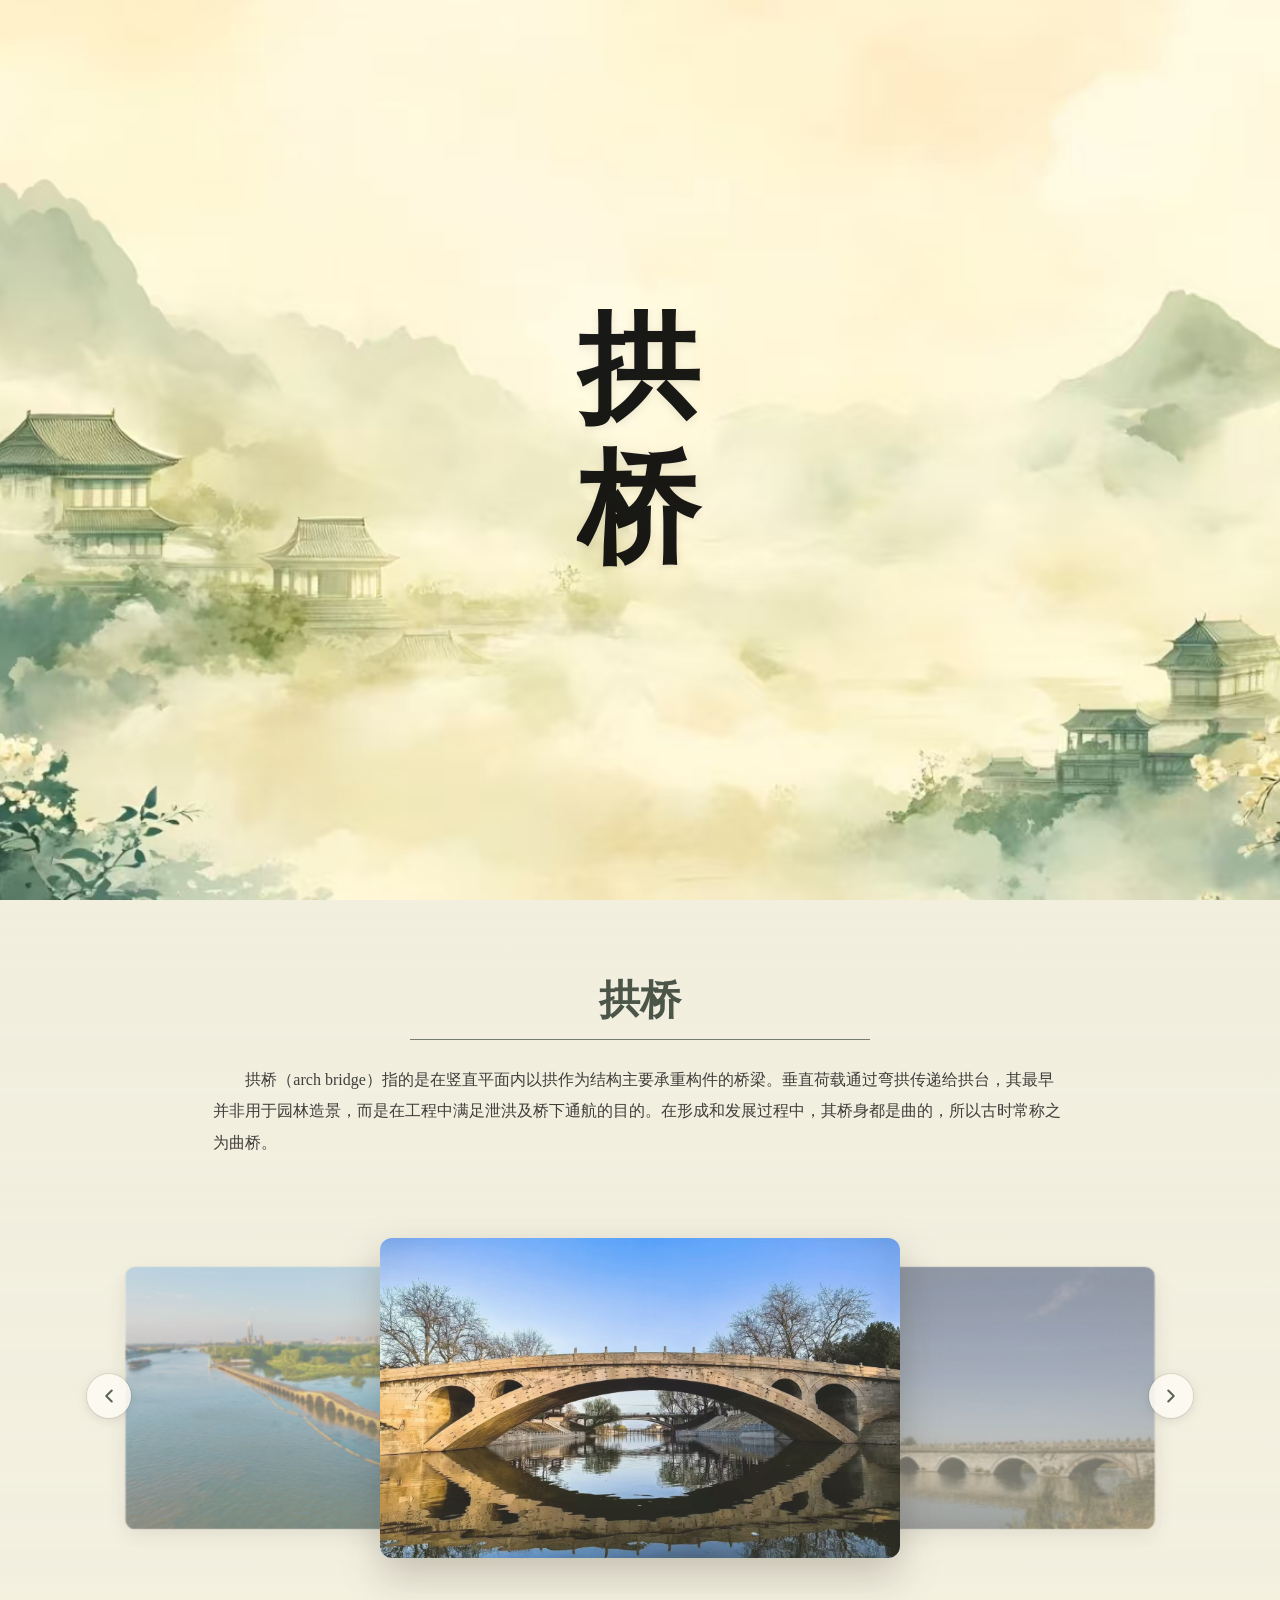
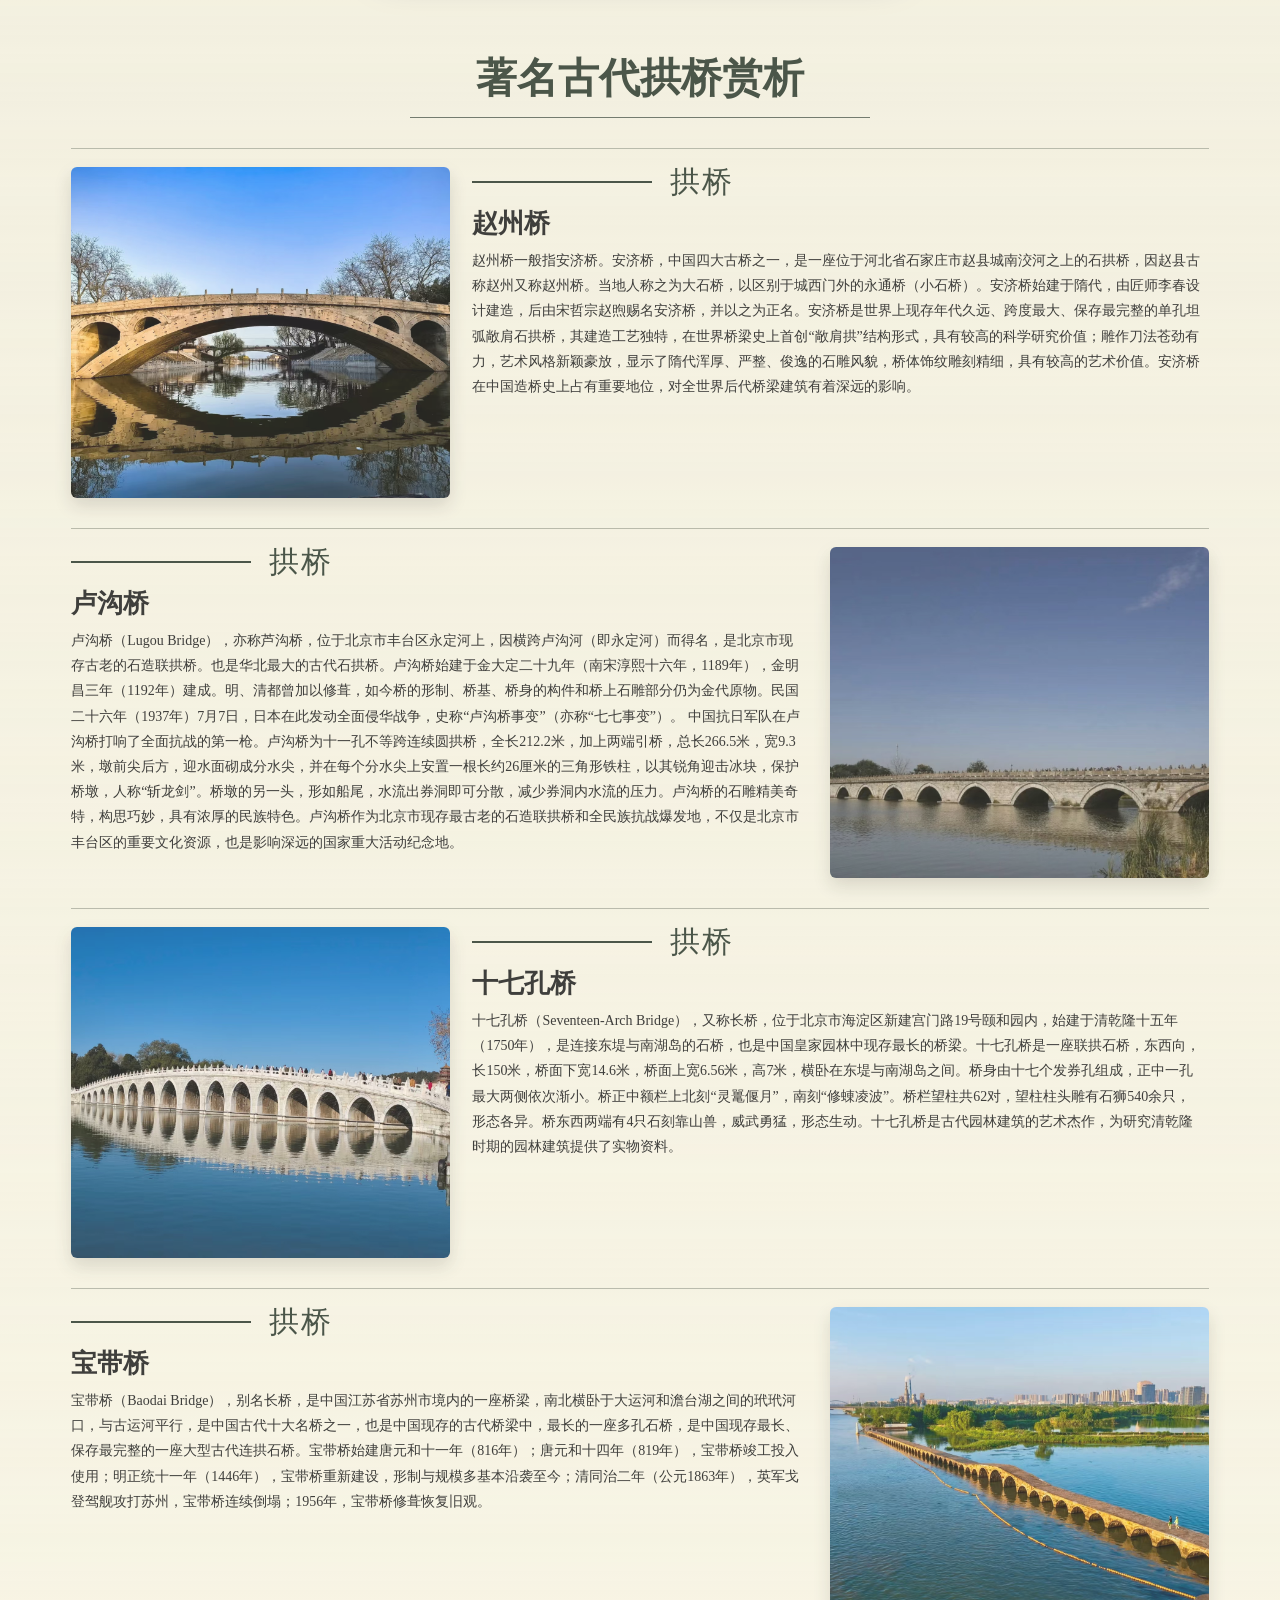
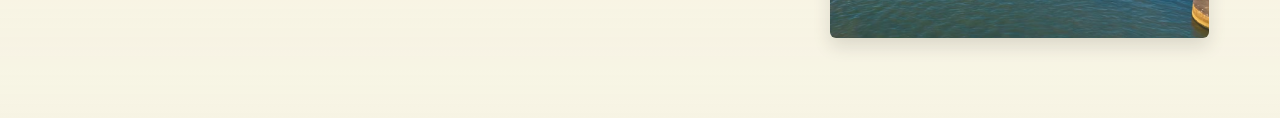
<file: bridge-platform/code/archbridge/index.html>
<!doctype html>
<html lang="zh-CN">

<head>
  <meta charset="UTF-8" />
  <meta name="viewport" content="width=device-width, initial-scale=1.0" />
  <title>中国古桥可视化交互平台 - 拱桥</title>
  <link rel="stylesheet" href="./archbridge.css" />
  <link rel="stylesheet" href="../common/bridge-carousel.css" />
</head>

<body>
  <main class="archbridge-page">
    <div class="archbridge-title-wrap" id="bridge-title" aria-hidden="true">
      <span class="char c1">拱</span>
      <span class="char c2">桥</span>
    </div>

    <section class="fog-panel" id="fog-panel" aria-label="拱桥内容覆盖面板">
      <div class="fog-panel-inner">
        <section class="arch-section arch-definition" aria-labelledby="arch-def-title">
          <h2 id="arch-def-title" class="arch-section-title">拱桥</h2>
          <div class="arch-section-divider" aria-hidden="true"></div>
          <p class="arch-section-text">
            拱桥（arch
            bridge）指的是在竖直平面内以拱作为结构主要承重构件的桥梁。垂直荷载通过弯拱传递给拱台，其最早并非用于园林造景，而是在工程中满足泄洪及桥下通航的目的。在形成和发展过程中，其桥身都是曲的，所以古时常称之为曲桥。
          </p>
        </section>

        <section class="arch-section bridge-carousel-section" aria-label="拱桥赏析图集轮播">
          <div
            class="bridge-carousel"
            data-bridge-carousel
            data-images='[["../../img/赵州桥.jpg","赵州桥"],["../../img/卢沟桥.jpg","卢沟桥"],["../../img/十七孔桥.jpg","十七孔桥"],["../../img/宝带桥.jpg","宝带桥"]]'
          >
            <button type="button" class="bridge-carousel-btn bridge-carousel-btn-prev" aria-label="上一张">
              <svg width="22" height="22" viewBox="0 0 24 24" fill="none" xmlns="http://www.w3.org/2000/svg" aria-hidden="true">
                <path d="M15 6l-6 6 6 6" stroke="currentColor" stroke-width="2.2" stroke-linecap="round" stroke-linejoin="round" />
              </svg>
            </button>
            <button type="button" class="bridge-carousel-btn bridge-carousel-btn-next" aria-label="下一张">
              <svg width="22" height="22" viewBox="0 0 24 24" fill="none" xmlns="http://www.w3.org/2000/svg" aria-hidden="true">
                <path d="M9 6l6 6-6 6" stroke="currentColor" stroke-width="2.2" stroke-linecap="round" stroke-linejoin="round" />
              </svg>
            </button>
            <div class="bridge-carousel-viewport">
              <div class="bridge-carousel-track">
                <figure class="bridge-carousel-slide is-prev"><img src="" alt="" decoding="async" /></figure>
                <figure class="bridge-carousel-slide is-active"><img src="" alt="" decoding="async" /></figure>
                <figure class="bridge-carousel-slide is-next"><img src="" alt="" decoding="async" /></figure>
              </div>
            </div>
          </div>
        </section>

        <section class="arch-section arch-famous" aria-labelledby="arch-famous-title">
          <h2 id="arch-famous-title" class="arch-section-title">著名古代拱桥赏析</h2>
          <div class="arch-section-divider" aria-hidden="true"></div>

          <article class="famous-item is-image-left">
            <figure class="famous-item-media">
              <img src="../../img/赵州桥.jpg" alt="赵州桥" loading="lazy" />
            </figure>
            <div class="famous-item-content">
              <div class="famous-item-headline" aria-hidden="true">
                <span class="line"></span>
                <span class="word">拱桥</span>
              </div>
              <h3 class="famous-item-title">赵州桥</h3>
              <p class="famous-item-text">
                赵州桥一般指安济桥。安济桥，中国四大古桥之一，是一座位于河北省石家庄市赵县城南洨河之上的石拱桥，因赵县古称赵州又称赵州桥。当地人称之为大石桥，以区别于城西门外的永通桥（小石桥）。安济桥始建于隋代，由匠师李春设计建造，后由宋哲宗赵煦赐名安济桥，并以之为正名。安济桥是世界上现存年代久远、跨度最大、保存最完整的单孔坦弧敞肩石拱桥，其建造工艺独特，在世界桥梁史上首创“敞肩拱”结构形式，具有较高的科学研究价值；雕作刀法苍劲有力，艺术风格新颖豪放，显示了隋代浑厚、严整、俊逸的石雕风貌，桥体饰纹雕刻精细，具有较高的艺术价值。安济桥在中国造桥史上占有重要地位，对全世界后代桥梁建筑有着深远的影响。
              </p>
            </div>
          </article>

          <article class="famous-item is-image-right">
            <figure class="famous-item-media">
              <img src="../../img/卢沟桥.jpg" alt="卢沟桥" loading="lazy" />
            </figure>
            <div class="famous-item-content">
              <div class="famous-item-headline" aria-hidden="true">
                <span class="line"></span>
                <span class="word">拱桥</span>
              </div>
              <h3 class="famous-item-title">卢沟桥</h3>
              <p class="famous-item-text">
                卢沟桥（Lugou
                Bridge），亦称芦沟桥，位于北京市丰台区永定河上，因横跨卢沟河（即永定河）而得名，是北京市现存古老的石造联拱桥。也是华北最大的古代石拱桥。卢沟桥始建于金大定二十九年（南宋淳熙十六年，1189年），金明昌三年（1192年）建成。明、清都曾加以修葺，如今桥的形制、桥基、桥身的构件和桥上石雕部分仍为金代原物。民国二十六年（1937年）7月7日，日本在此发动全面侵华战争，史称“卢沟桥事变”（亦称“七七事变”）。
                中国抗日军队在卢沟桥打响了全面抗战的第一枪。卢沟桥为十一孔不等跨连续圆拱桥，全长212.2米，加上两端引桥，总长266.5米，宽9.3米，墩前尖后方，迎水面砌成分水尖，并在每个分水尖上安置一根长约26厘米的三角形铁柱，以其锐角迎击冰块，保护桥墩，人称“斩龙剑”。桥墩的另一头，形如船尾，水流出券洞即可分散，减少券洞内水流的压力。卢沟桥的石雕精美奇特，构思巧妙，具有浓厚的民族特色。卢沟桥作为北京市现存最古老的石造联拱桥和全民族抗战爆发地，不仅是北京市丰台区的重要文化资源，也是影响深远的国家重大活动纪念地。
              </p>
            </div>
          </article>

          <article class="famous-item is-image-left">
            <figure class="famous-item-media">
              <img src="../../img/十七孔桥.jpg" alt="十七孔桥" loading="lazy" />
            </figure>
            <div class="famous-item-content">
              <div class="famous-item-headline" aria-hidden="true">
                <span class="line"></span>
                <span class="word">拱桥</span>
              </div>
              <h3 class="famous-item-title">十七孔桥</h3>
              <p class="famous-item-text">
                十七孔桥（Seventeen-Arch
                Bridge），又称长桥，位于北京市海淀区新建宫门路19号颐和园内，始建于清乾隆十五年（1750年），是连接东堤与南湖岛的石桥，也是中国皇家园林中现存最长的桥梁。十七孔桥是一座联拱石桥，东西向，长150米，桥面下宽14.6米，桥面上宽6.56米，高7米，横卧在东堤与南湖岛之间。桥身由十七个发券孔组成，正中一孔最大两侧依次渐小。桥正中额栏上北刻“灵鼍偃月”，南刻“修蝀凌波”。桥栏望柱共62对，望柱柱头雕有石狮540余只，形态各异。桥东西两端有4只石刻靠山兽，威武勇猛，形态生动。十七孔桥是古代园林建筑的艺术杰作，为研究清乾隆时期的园林建筑提供了实物资料。
              </p>
            </div>
          </article>

          <article class="famous-item is-image-right">
            <figure class="famous-item-media">
              <img src="../../img/宝带桥.jpg" alt="宝带桥" loading="lazy" />
            </figure>
            <div class="famous-item-content">
              <div class="famous-item-headline" aria-hidden="true">
                <span class="line"></span>
                <span class="word">拱桥</span>
              </div>
              <h3 class="famous-item-title">宝带桥</h3>
              <p class="famous-item-text">
                宝带桥（Baodai
                Bridge），别名长桥，是中国江苏省苏州市境内的一座桥梁，南北横卧于大运河和澹台湖之间的玳玳河口，与古运河平行，是中国古代十大名桥之一，也是中国现存的古代桥梁中，最长的一座多孔石桥，是中国现存最长、保存最完整的一座大型古代连拱石桥。宝带桥始建唐元和十一年（816年）；唐元和十四年（819年），宝带桥竣工投入使用；明正统十一年（1446年），宝带桥重新建设，形制与规模多基本沿袭至今；清同治二年（公元1863年），英军戈登驾舰攻打苏州，宝带桥连续倒塌；1956年，宝带桥修葺恢复旧观。
              </p>
            </div>
          </article>
        </section>
      </div>
    </section>
  </main>

  <script src="../common/bridge-carousel.js"></script>
  <script src="./archbridge.js"></script>
</body>

</html>
</file>
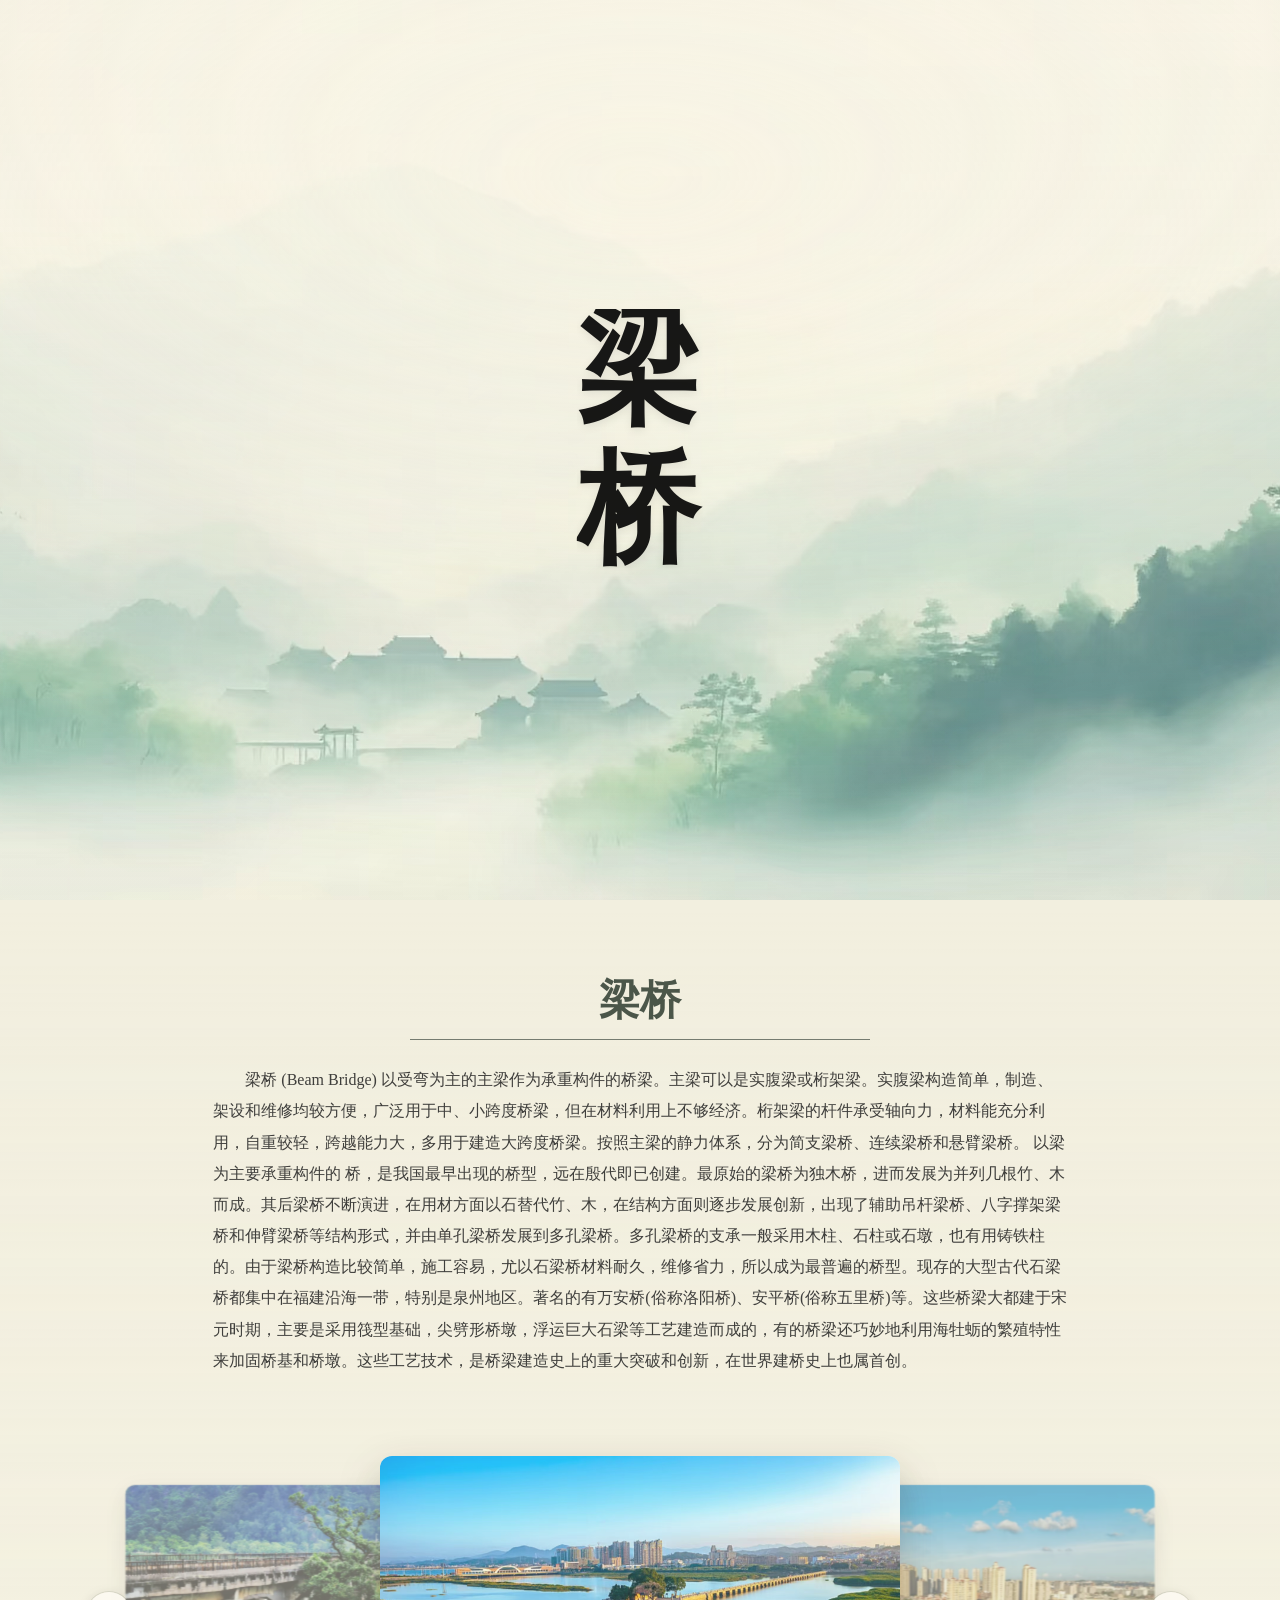
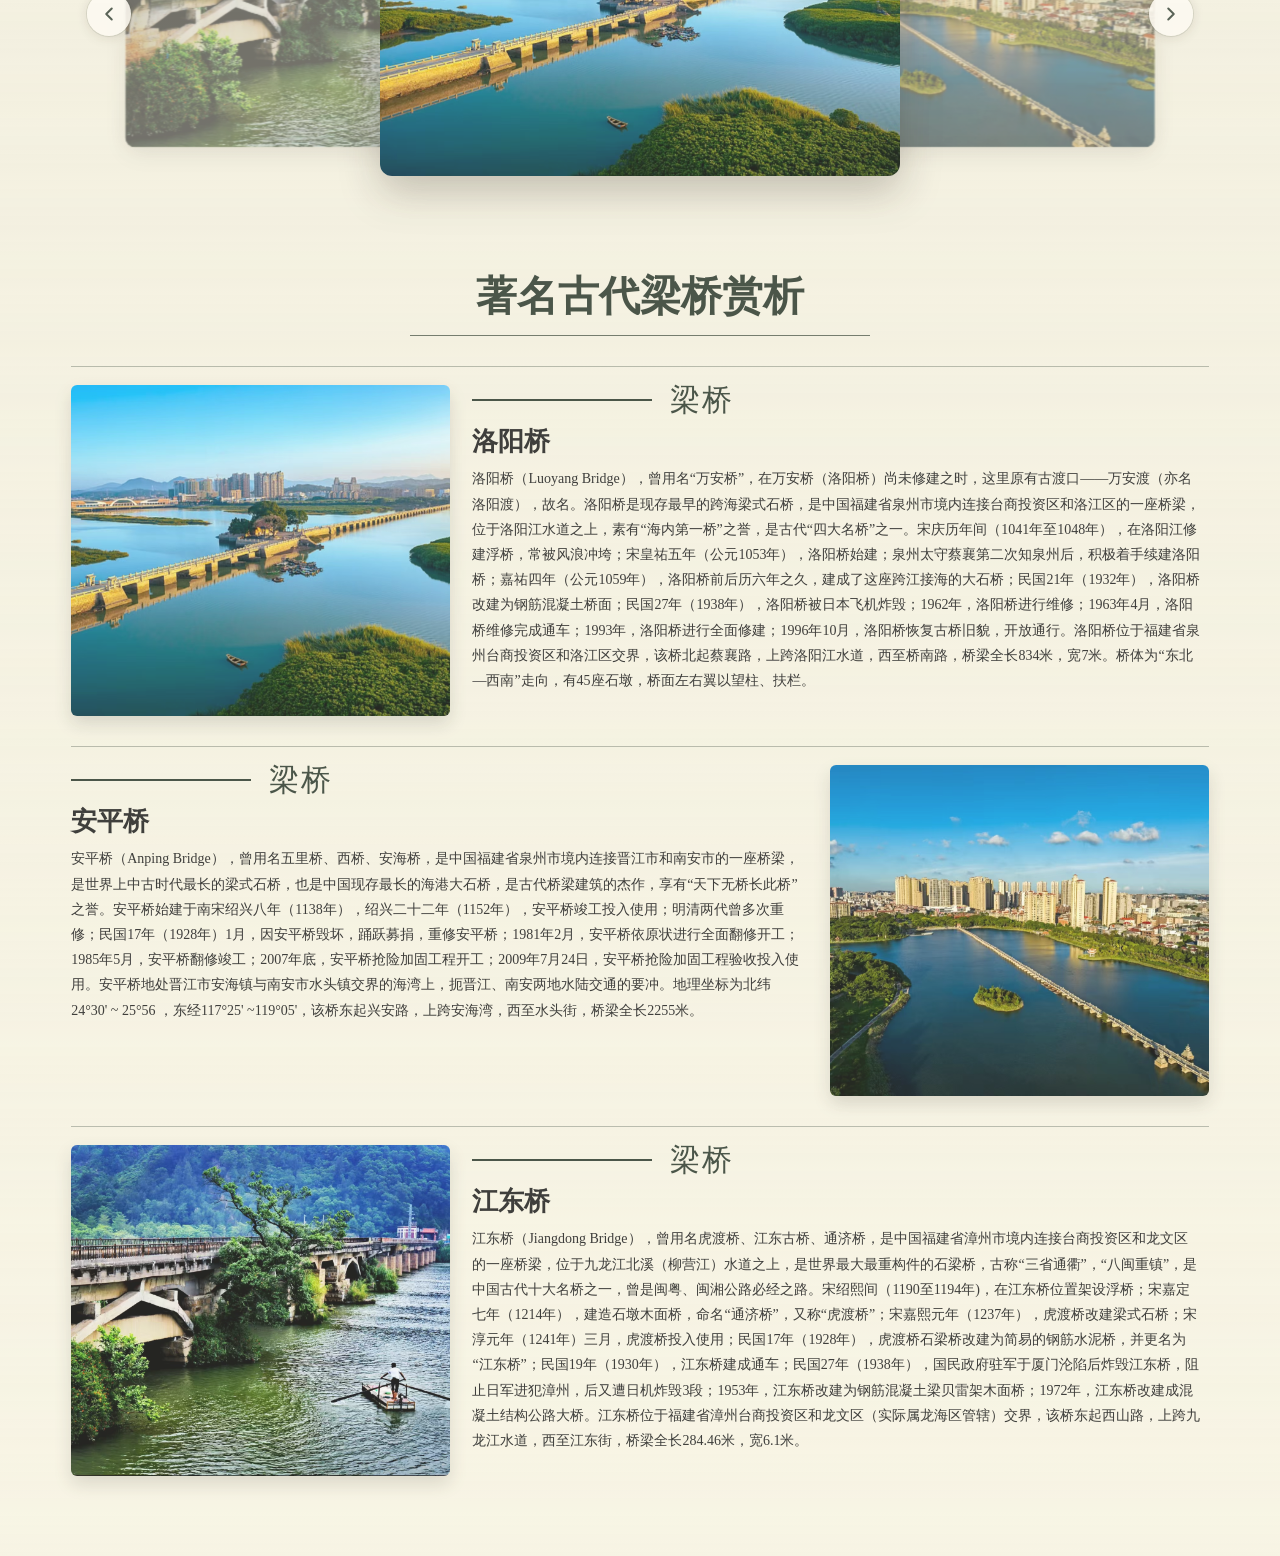
<file: bridge-platform/code/beambridge/index.html>
<!doctype html>
<html lang="zh-CN">

<head>
  <meta charset="UTF-8" />
  <meta name="viewport" content="width=device-width, initial-scale=1.0" />
  <title>中国古桥可视化交互平台 - 梁桥</title>
  <link rel="stylesheet" href="./beambridge.css" />
  <link rel="stylesheet" href="../common/bridge-carousel.css" />
</head>

<body>
  <main class="beambridge-page">
    <div class="beambridge-title-wrap" id="bridge-title" aria-hidden="true">
      <span class="char c1">梁</span>
      <span class="char c2">桥</span>
    </div>

    <section class="fog-panel" id="fog-panel" aria-label="梁桥内容覆盖面板">
      <div class="fog-panel-inner">
        <section class="beam-section beam-definition" aria-labelledby="beam-def-title">
          <h2 id="beam-def-title" class="beam-section-title">梁桥</h2>
          <div class="beam-section-divider" aria-hidden="true"></div>
          <p class="beam-section-text">
            梁桥 (Beam Bridge)
            以受弯为主的主梁作为承重构件的桥梁。主梁可以是实腹梁或桁架梁。实腹梁构造简单，制造、架设和维修均较方便，广泛用于中、小跨度桥梁，但在材料利用上不够经济。桁架梁的杆件承受轴向力，材料能充分利用，自重较轻，跨越能力大，多用于建造大跨度桥梁。按照主梁的静力体系，分为简支梁桥、连续梁桥和悬臂梁桥。
            以梁为主要承重构件的
            桥，是我国最早出现的桥型，远在殷代即已创建。最原始的梁桥为独木桥，进而发展为并列几根竹、木而成。其后梁桥不断演进，在用材方面以石替代竹、木，在结构方面则逐步发展创新，出现了辅助吊杆梁桥、八字撑架梁桥和伸臂梁桥等结构形式，并由单孔梁桥发展到多孔梁桥。多孔梁桥的支承一般采用木柱、石柱或石墩，也有用铸铁柱的。由于梁桥构造比较简单，施工容易，尤以石梁桥材料耐久，维修省力，所以成为最普遍的桥型。现存的大型古代石梁桥都集中在福建沿海一带，特别是泉州地区。著名的有万安桥(俗称洛阳桥)、安平桥(俗称五里桥)等。这些桥梁大都建于宋元时期，主要是采用筏型基础，尖劈形桥墩，浮运巨大石梁等工艺建造而成的，有的桥梁还巧妙地利用海牡蛎的繁殖特性来加固桥基和桥墩。这些工艺技术，是桥梁建造史上的重大突破和创新，在世界建桥史上也属首创。

          </p>
        </section>

        <section class="beam-section bridge-carousel-section" aria-label="梁桥赏析图集轮播">
          <div
            class="bridge-carousel"
            data-bridge-carousel
            data-images='[["../../img/洛阳桥.jpg","洛阳桥"],["../../img/安平桥.jpg","安平桥"],["../../img/江东桥.jpg","江东桥"]]'
          >
            <button type="button" class="bridge-carousel-btn bridge-carousel-btn-prev" aria-label="上一张">
              <svg width="22" height="22" viewBox="0 0 24 24" fill="none" xmlns="http://www.w3.org/2000/svg" aria-hidden="true">
                <path d="M15 6l-6 6 6 6" stroke="currentColor" stroke-width="2.2" stroke-linecap="round" stroke-linejoin="round" />
              </svg>
            </button>
            <button type="button" class="bridge-carousel-btn bridge-carousel-btn-next" aria-label="下一张">
              <svg width="22" height="22" viewBox="0 0 24 24" fill="none" xmlns="http://www.w3.org/2000/svg" aria-hidden="true">
                <path d="M9 6l6 6-6 6" stroke="currentColor" stroke-width="2.2" stroke-linecap="round" stroke-linejoin="round" />
              </svg>
            </button>
            <div class="bridge-carousel-viewport">
              <div class="bridge-carousel-track">
                <figure class="bridge-carousel-slide is-prev"><img src="" alt="" decoding="async" /></figure>
                <figure class="bridge-carousel-slide is-active"><img src="" alt="" decoding="async" /></figure>
                <figure class="bridge-carousel-slide is-next"><img src="" alt="" decoding="async" /></figure>
              </div>
            </div>
          </div>
        </section>

        <section class="beam-section beam-famous" aria-labelledby="beam-famous-title">
          <h2 id="beam-famous-title" class="beam-section-title">著名古代梁桥赏析</h2>
          <div class="beam-section-divider" aria-hidden="true"></div>

          <article class="famous-item is-image-left">
            <figure class="famous-item-media">
              <img src="../../img/洛阳桥.jpg" alt="洛阳桥" loading="lazy" />
            </figure>
            <div class="famous-item-content">
              <div class="famous-item-headline" aria-hidden="true">
                <span class="line"></span>
                <span class="word">梁桥</span>
              </div>
              <h3 class="famous-item-title">洛阳桥</h3>
              <p class="famous-item-text">
                洛阳桥（Luoyang
                Bridge），曾用名“万安桥”，在万安桥（洛阳桥）尚未修建之时，这里原有古渡口——万安渡（亦名洛阳渡），故名。洛阳桥是现存最早的跨海梁式石桥，是中国福建省泉州市境内连接台商投资区和洛江区的一座桥梁，位于洛阳江水道之上，素有“海内第一桥”之誉，是古代“四大名桥”之一。宋庆历年间（1041年至1048年），在洛阳江修建浮桥，常被风浪冲垮；宋皇祐五年（公元1053年），洛阳桥始建；泉州太守蔡襄第二次知泉州后，积极着手续建洛阳桥；嘉祐四年（公元1059年），洛阳桥前后历六年之久，建成了这座跨江接海的大石桥；民国21年（1932年），洛阳桥改建为钢筋混凝土桥面；民国27年（1938年），洛阳桥被日本飞机炸毁；1962年，洛阳桥进行维修；1963年4月，洛阳桥维修完成通车；1993年，洛阳桥进行全面修建；1996年10月，洛阳桥恢复古桥旧貌，开放通行。洛阳桥位于福建省泉州台商投资区和洛江区交界，该桥北起蔡襄路，上跨洛阳江水道，西至桥南路，桥梁全长834米，宽7米。桥体为“东北—西南”走向，有45座石墩，桥面左右翼以望柱、扶栏。
              </p>
            </div>
          </article>

          <article class="famous-item is-image-right">
            <figure class="famous-item-media">
              <img src="../../img/安平桥.jpg" alt="安平桥" loading="lazy" />
            </figure>
            <div class="famous-item-content">
              <div class="famous-item-headline" aria-hidden="true">
                <span class="line"></span>
                <span class="word">梁桥</span>
              </div>
              <h3 class="famous-item-title">安平桥</h3>
              <p class="famous-item-text">
                安平桥（Anping
                Bridge），曾用名五里桥、西桥、安海桥，是中国福建省泉州市境内连接晋江市和南安市的一座桥梁，是世界上中古时代最长的梁式石桥，也是中国现存最长的海港大石桥，是古代桥梁建筑的杰作，享有“天下无桥长此桥”之誉。安平桥始建于南宋绍兴八年（1138年），绍兴二十二年（1152年），安平桥竣工投入使用；明清两代曾多次重修；民国17年（1928年）1月，因安平桥毁坏，踊跃募捐，重修安平桥；1981年2月，安平桥依原状进行全面翻修开工；1985年5月，安平桥翻修竣工；2007年底，安平桥抢险加固工程开工；2009年7月24日，安平桥抢险加固工程验收投入使用。安平桥地处晋江市安海镇与南安市水头镇交界的海湾上，扼晋江、南安两地水陆交通的要冲。地理坐标为北纬
                24°30' ~ 25°56 ，东经117°25' ~119°05'，该桥东起兴安路，上跨安海湾，西至水头街，桥梁全长2255米。
              </p>
            </div>
          </article>

          <article class="famous-item is-image-left">
            <figure class="famous-item-media">
              <img src="../../img/江东桥.jpg" alt="江东桥" loading="lazy" />
            </figure>
            <div class="famous-item-content">
              <div class="famous-item-headline" aria-hidden="true">
                <span class="line"></span>
                <span class="word">梁桥</span>
              </div>
              <h3 class="famous-item-title">江东桥</h3>
              <p class="famous-item-text">
                江东桥（Jiangdong
                Bridge），曾用名虎渡桥、江东古桥、通济桥，是中国福建省漳州市境内连接台商投资区和龙文区的一座桥梁，位于九龙江北溪（柳营江）水道之上，是世界最大最重构件的石梁桥，古称“三省通衢”，“八闽重镇”，是中国古代十大名桥之一，曾是闽粤、闽湘公路必经之路。宋绍熙间（1190至1194年)，在江东桥位置架设浮桥；宋嘉定七年（1214年），建造石墩木面桥，命名“通济桥”，又称“虎渡桥”；宋嘉熙元年（1237年），虎渡桥改建梁式石桥；宋淳元年（1241年）三月，虎渡桥投入使用；民国17年（1928年），虎渡桥石梁桥改建为简易的钢筋水泥桥，并更名为“江东桥”；民国19年（1930年），江东桥建成通车；民国27年（1938年），国民政府驻军于厦门沦陷后炸毁江东桥，阻止日军进犯漳州，后又遭日机炸毁3段；1953年，江东桥改建为钢筋混凝土梁贝雷架木面桥；1972年，江东桥改建成混凝土结构公路大桥。江东桥位于福建省漳州台商投资区和龙文区（实际属龙海区管辖）交界，该桥东起西山路，上跨九龙江水道，西至江东街，桥梁全长284.46米，宽6.1米。
              </p>
            </div>
          </article>
        </section>
      </div>
    </section>
  </main>

  <script src="../common/bridge-carousel.js"></script>
  <script src="./beambridge.js"></script>
</body>

</html>
</file>
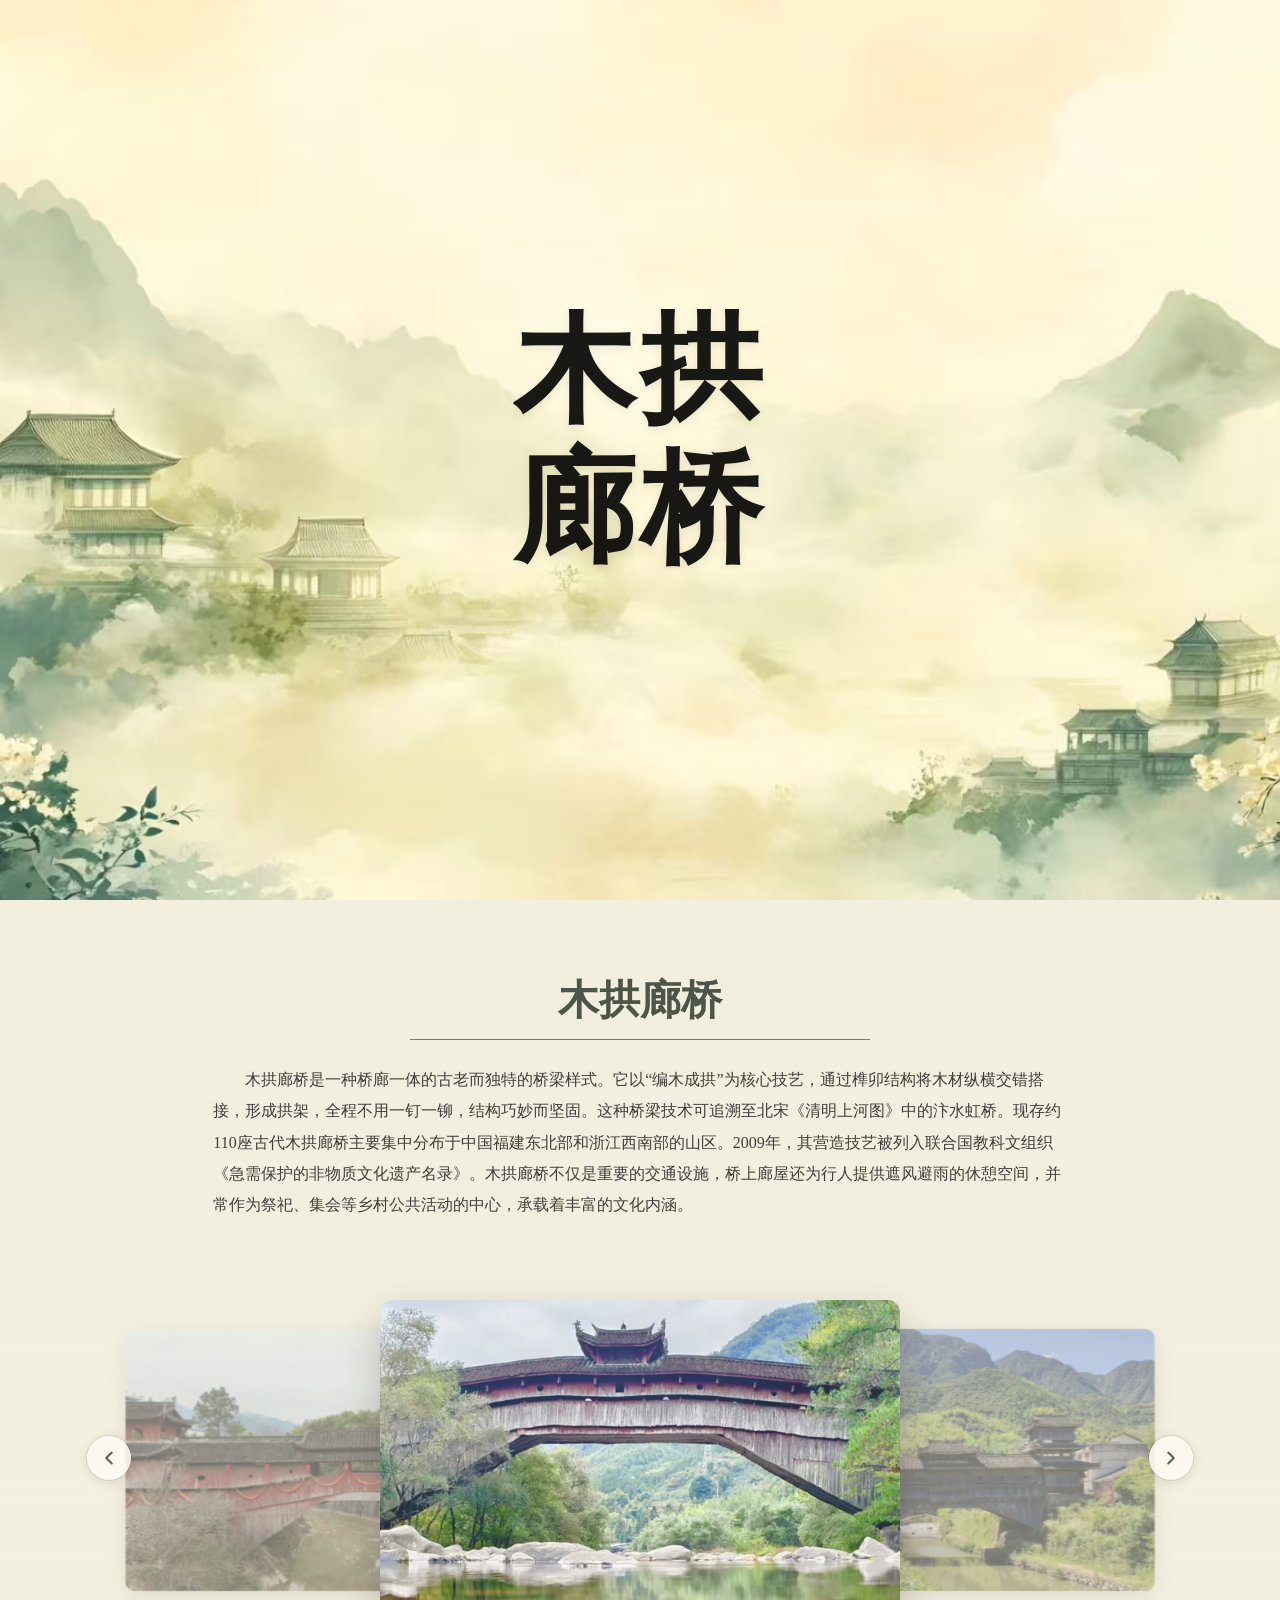
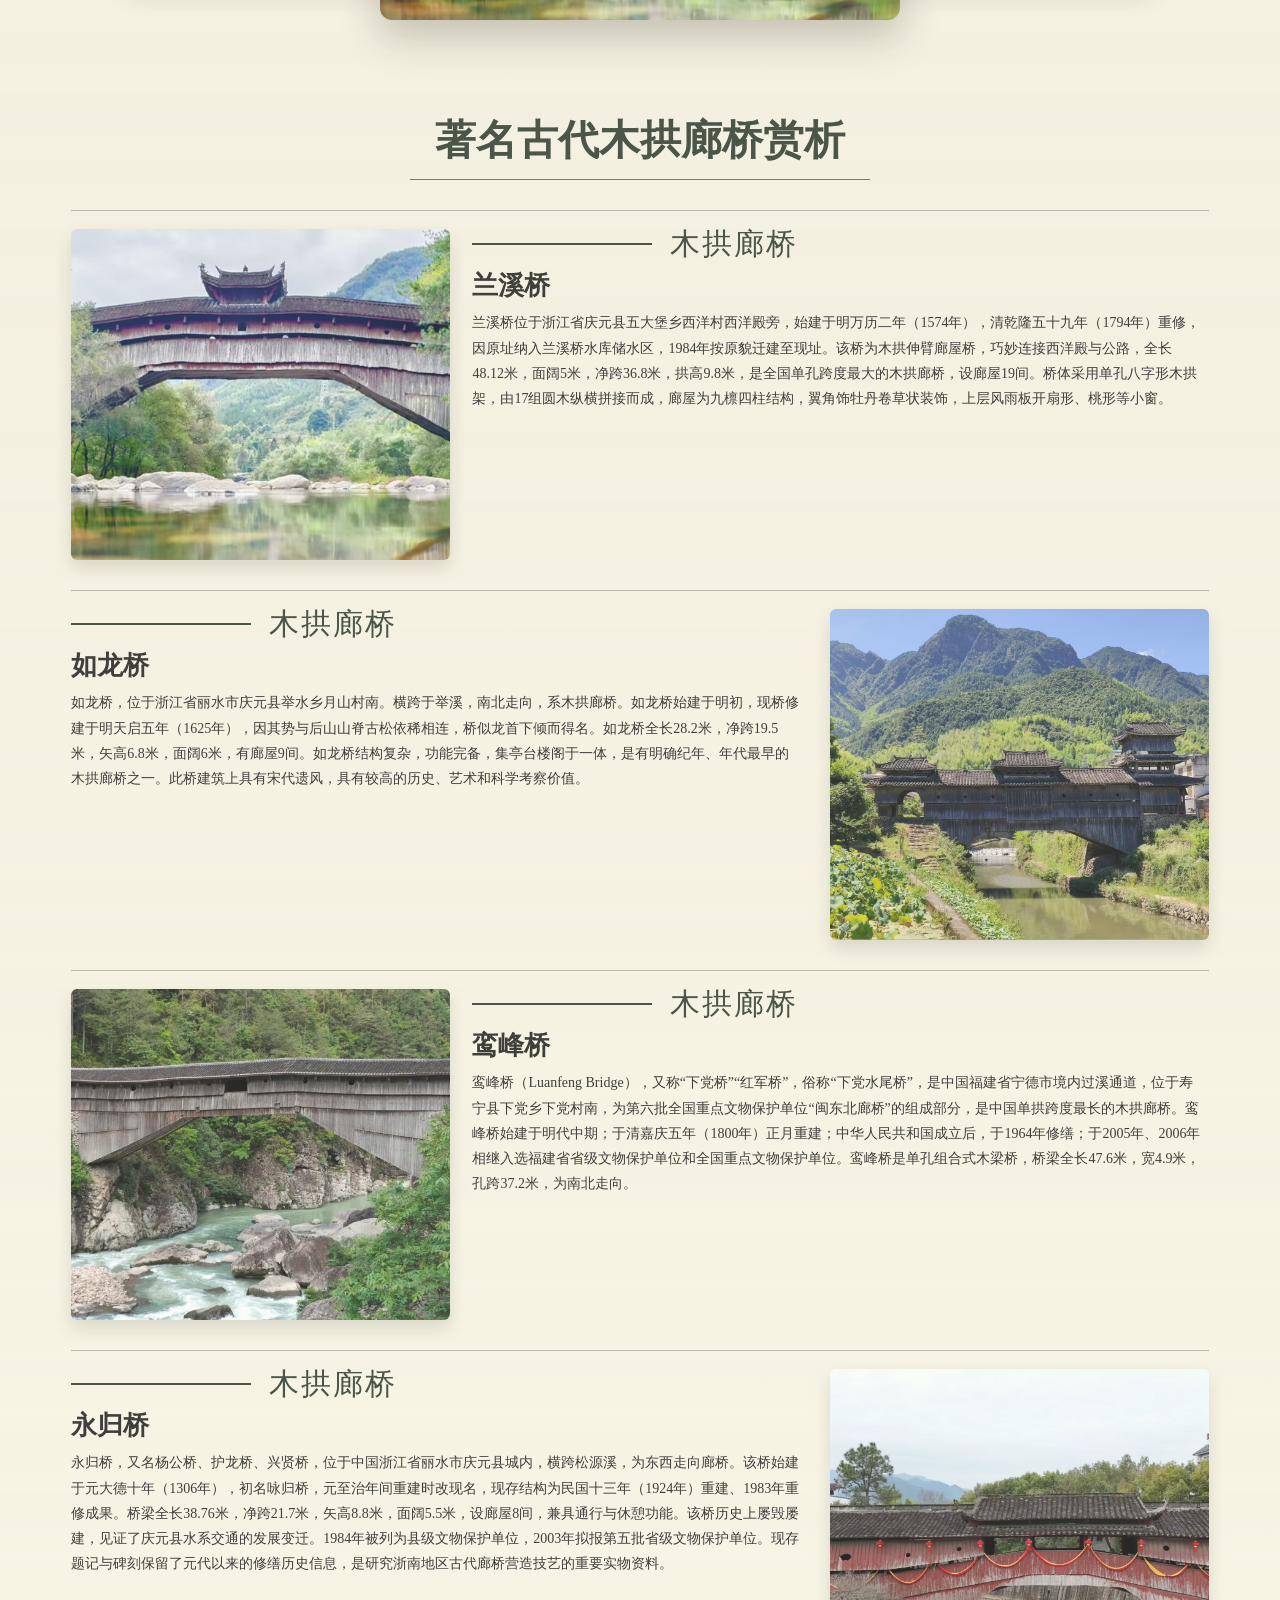
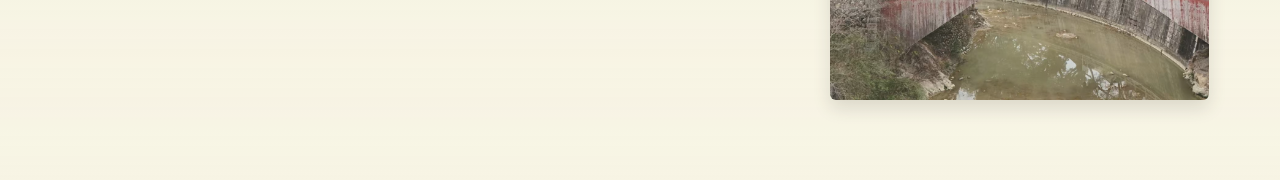
<file: bridge-platform/code/loungebridge/index.html>
<!doctype html>
<html lang="zh-CN">

<head>
  <meta charset="UTF-8" />
  <meta name="viewport" content="width=device-width, initial-scale=1.0" />
  <title>中国古桥可视化交互平台 - 木拱廊桥</title>
  <link rel="stylesheet" href="./loungebridge.css" />
  <link rel="stylesheet" href="../common/bridge-carousel.css" />
</head>

<body>
  <main class="loungebridge-page">
    <div class="loungebridge-title-wrap" id="bridge-title" aria-hidden="true">
      <span class="char c1">木拱</span>
      <span class="char c2">廊桥</span>
    </div>

    <section class="fog-panel" id="fog-panel" aria-label="木拱廊桥内容覆盖面板">
      <div class="fog-panel-inner">
        <section class="lounge-section lounge-definition" aria-labelledby="lounge-def-title">
          <h2 id="lounge-def-title" class="lounge-section-title">木拱廊桥</h2>
          <div class="lounge-section-divider" aria-hidden="true"></div>
          <p class="lounge-section-text">
            木拱廊桥是一种桥廊一体的古老而独特的桥梁样式。它以“编木成拱”为核心技艺，通过榫卯结构将木材纵横交错搭接，形成拱架，全程不用一钉一铆，结构巧妙而坚固。这种桥梁技术可追溯至北宋《清明上河图》中的汴水虹桥。现存约110座古代木拱廊桥主要集中分布于中国福建东北部和浙江西南部的山区。2009年，其营造技艺被列入联合国教科文组织《急需保护的非物质文化遗产名录》。木拱廊桥不仅是重要的交通设施，桥上廊屋还为行人提供遮风避雨的休憩空间，并常作为祭祀、集会等乡村公共活动的中心，承载着丰富的文化内涵。

          </p>
        </section>

        <section class="lounge-section bridge-carousel-section" aria-label="木拱廊桥赏析图集轮播">
          <div
            class="bridge-carousel"
            data-bridge-carousel
            data-images='[["../../img/兰溪桥.jpg","兰溪桥"],["../../img/如龙桥.jpg","如龙桥"],["../../img/鸾峰桥.jpg","鸾峰桥"],["../../img/永归桥.jpg","永归桥"]]'
          >
            <button type="button" class="bridge-carousel-btn bridge-carousel-btn-prev" aria-label="上一张">
              <svg width="22" height="22" viewBox="0 0 24 24" fill="none" xmlns="http://www.w3.org/2000/svg" aria-hidden="true">
                <path d="M15 6l-6 6 6 6" stroke="currentColor" stroke-width="2.2" stroke-linecap="round" stroke-linejoin="round" />
              </svg>
            </button>
            <button type="button" class="bridge-carousel-btn bridge-carousel-btn-next" aria-label="下一张">
              <svg width="22" height="22" viewBox="0 0 24 24" fill="none" xmlns="http://www.w3.org/2000/svg" aria-hidden="true">
                <path d="M9 6l6 6-6 6" stroke="currentColor" stroke-width="2.2" stroke-linecap="round" stroke-linejoin="round" />
              </svg>
            </button>
            <div class="bridge-carousel-viewport">
              <div class="bridge-carousel-track">
                <figure class="bridge-carousel-slide is-prev"><img src="" alt="" decoding="async" /></figure>
                <figure class="bridge-carousel-slide is-active"><img src="" alt="" decoding="async" /></figure>
                <figure class="bridge-carousel-slide is-next"><img src="" alt="" decoding="async" /></figure>
              </div>
            </div>
          </div>
        </section>

        <section class="lounge-section lounge-famous" aria-labelledby="lounge-famous-title">
          <h2 id="lounge-famous-title" class="lounge-section-title">著名古代木拱廊桥赏析</h2>
          <div class="lounge-section-divider" aria-hidden="true"></div>

          <article class="famous-item is-image-left">
            <figure class="famous-item-media">
              <img src="../../img/兰溪桥.jpg" alt="兰溪桥" loading="lazy" />
            </figure>
            <div class="famous-item-content">
              <div class="famous-item-headline" aria-hidden="true">
                <span class="line"></span>
                <span class="word">木拱廊桥</span>
              </div>
              <h3 class="famous-item-title">兰溪桥</h3>
              <p class="famous-item-text">
                兰溪桥位于浙江省庆元县五大堡乡西洋村西洋殿旁，始建于明万历二年（1574年），清乾隆五十九年（1794年）重修，因原址纳入兰溪桥水库储水区，1984年按原貌迁建至现址。该桥为木拱伸臂廊屋桥，巧妙连接西洋殿与公路，全长48.12米，面阔5米，净跨36.8米，拱高9.8米，是全国单孔跨度最大的木拱廊桥，设廊屋19间。桥体采用单孔八字形木拱架，由17组圆木纵横拼接而成，廊屋为九檩四柱结构，翼角饰牡丹卷草状装饰，上层风雨板开扇形、桃形等小窗。
              </p>
            </div>
          </article>

          <article class="famous-item is-image-right">
            <figure class="famous-item-media">
              <img src="../../img/如龙桥.jpg" alt="如龙桥" loading="lazy" />
            </figure>
            <div class="famous-item-content">
              <div class="famous-item-headline" aria-hidden="true">
                <span class="line"></span>
                <span class="word">木拱廊桥</span>
              </div>
              <h3 class="famous-item-title">如龙桥</h3>
              <p class="famous-item-text">
                如龙桥，位于浙江省丽水市庆元县举水乡月山村南。横跨于举溪，南北走向，系木拱廊桥。如龙桥始建于明初，现桥修建于明天启五年（1625年），因其势与后山山脊古松依稀相连，桥似龙首下倾而得名。如龙桥全长28.2米，净跨19.5米，矢高6.8米，面阔6米，有廊屋9间。如龙桥结构复杂，功能完备，集亭台楼阁于一体，是有明确纪年、年代最早的木拱廊桥之一。此桥建筑上具有宋代遗风，具有较高的历史、艺术和科学考察价值。
              </p>
            </div>
          </article>

          <article class="famous-item is-image-left">
            <figure class="famous-item-media">
              <img src="../../img/鸾峰桥.jpg" alt="鸾峰桥" loading="lazy" />
            </figure>
            <div class="famous-item-content">
              <div class="famous-item-headline" aria-hidden="true">
                <span class="line"></span>
                <span class="word">木拱廊桥</span>
              </div>
              <h3 class="famous-item-title">鸾峰桥</h3>
              <p class="famous-item-text">
                鸾峰桥（Luanfeng
                Bridge），又称“下党桥”“红军桥”，俗称“下党水尾桥”，是中国福建省宁德市境内过溪通道，位于寿宁县下党乡下党村南，为第六批全国重点文物保护单位“闽东北廊桥”的组成部分，是中国单拱跨度最长的木拱廊桥。鸾峰桥始建于明代中期；于清嘉庆五年（1800年）正月重建；中华人民共和国成立后，于1964年修缮；于2005年、2006年相继入选福建省省级文物保护单位和全国重点文物保护单位。鸾峰桥是单孔组合式木梁桥，桥梁全长47.6米，宽4.9米，孔跨37.2米，为南北走向。
              </p>
            </div>
          </article>

          <article class="famous-item is-image-right">
            <figure class="famous-item-media">
              <img src="../../img/永归桥.jpg" alt="永归桥" loading="lazy" />
            </figure>
            <div class="famous-item-content">
              <div class="famous-item-headline" aria-hidden="true">
                <span class="line"></span>
                <span class="word">木拱廊桥</span>
              </div>
              <h3 class="famous-item-title">永归桥</h3>
              <p class="famous-item-text">
                永归桥，又名杨公桥、护龙桥、兴贤桥，位于中国浙江省丽水市庆元县城内，横跨松源溪，为东西走向廊桥。该桥始建于元大德十年（1306年），初名咏归桥，元至治年间重建时改现名，现存结构为民国十三年（1924年）重建、1983年重修成果。桥梁全长38.76米，净跨21.7米，矢高8.8米，面阔5.5米，设廊屋8间，兼具通行与休憩功能。该桥历史上屡毁屡建，见证了庆元县水系交通的发展变迁。1984年被列为县级文物保护单位，2003年拟报第五批省级文物保护单位。现存题记与碑刻保留了元代以来的修缮历史信息，是研究浙南地区古代廊桥营造技艺的重要实物资料。
              </p>
            </div>
          </article>
        </section>
      </div>
    </section>
  </main>

  <script src="../common/bridge-carousel.js"></script>
  <script src="./loungebridge.js"></script>
</body>

</html>
</file>
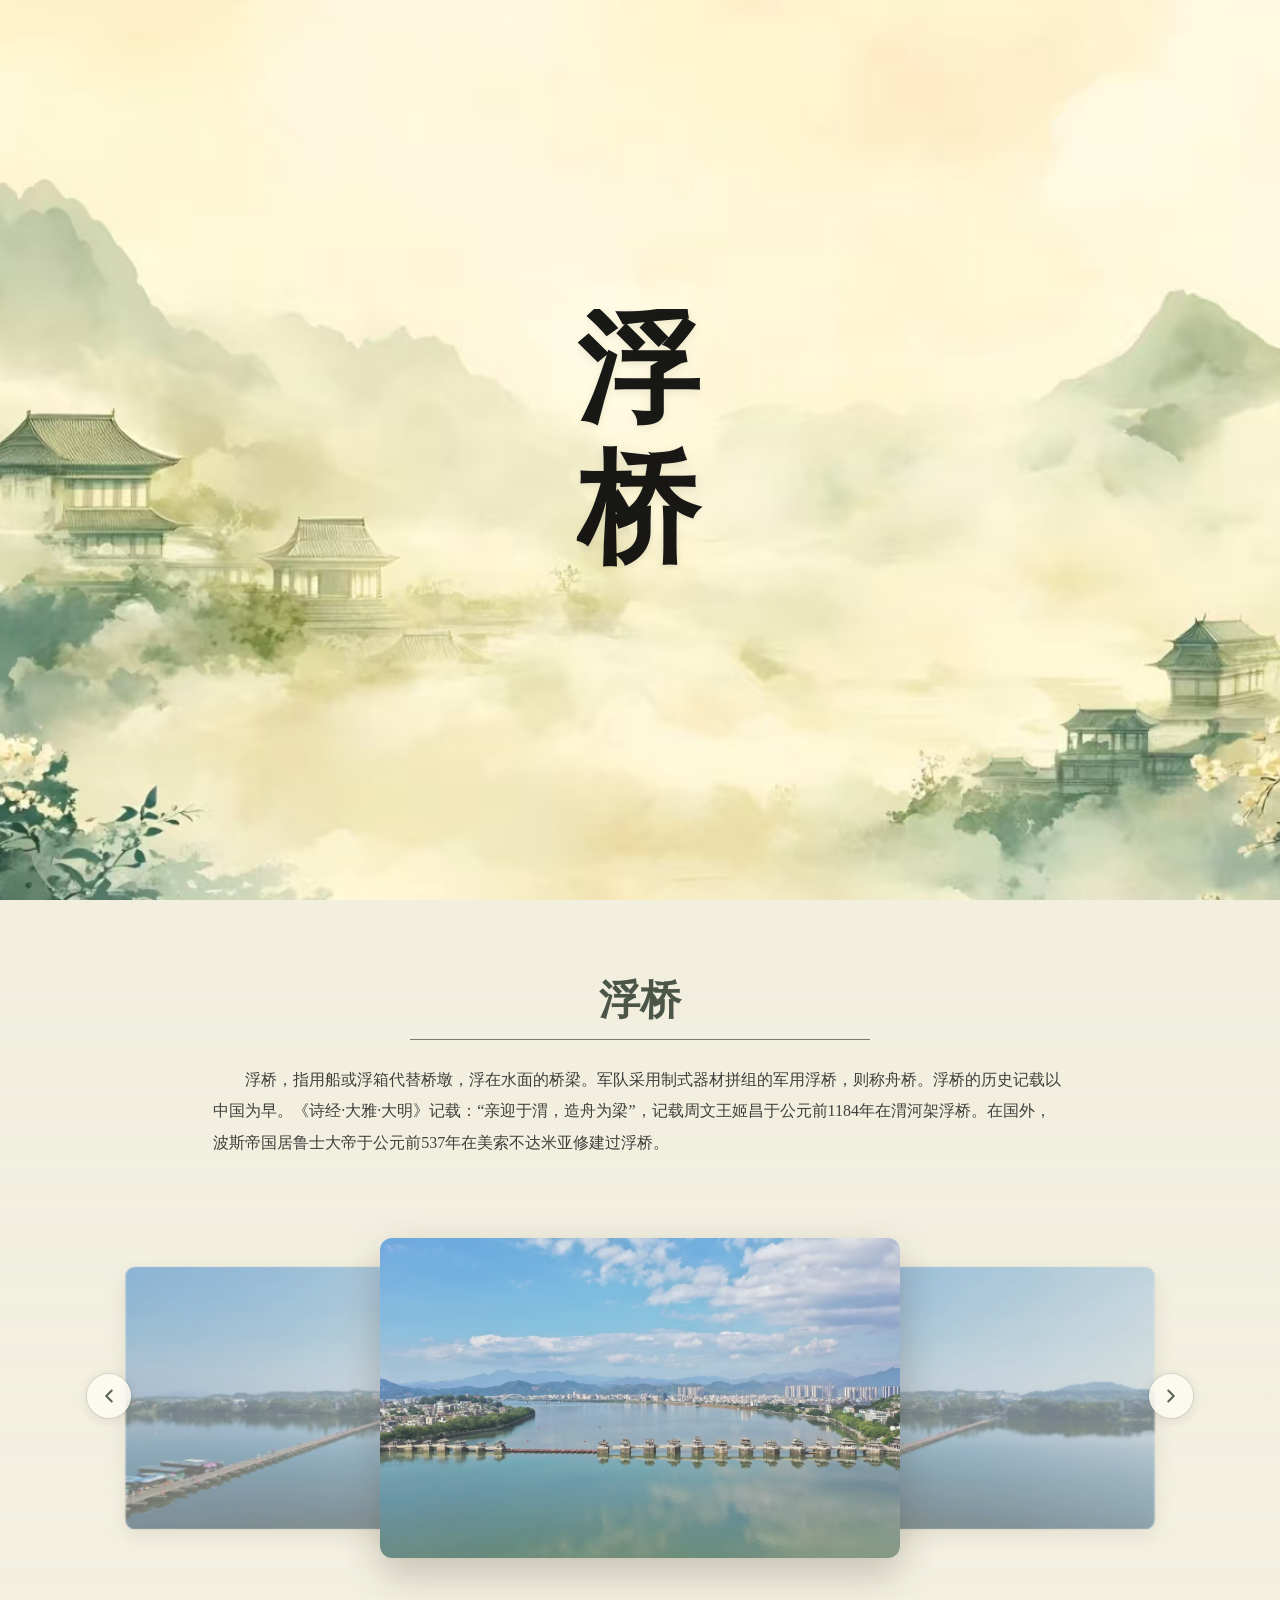
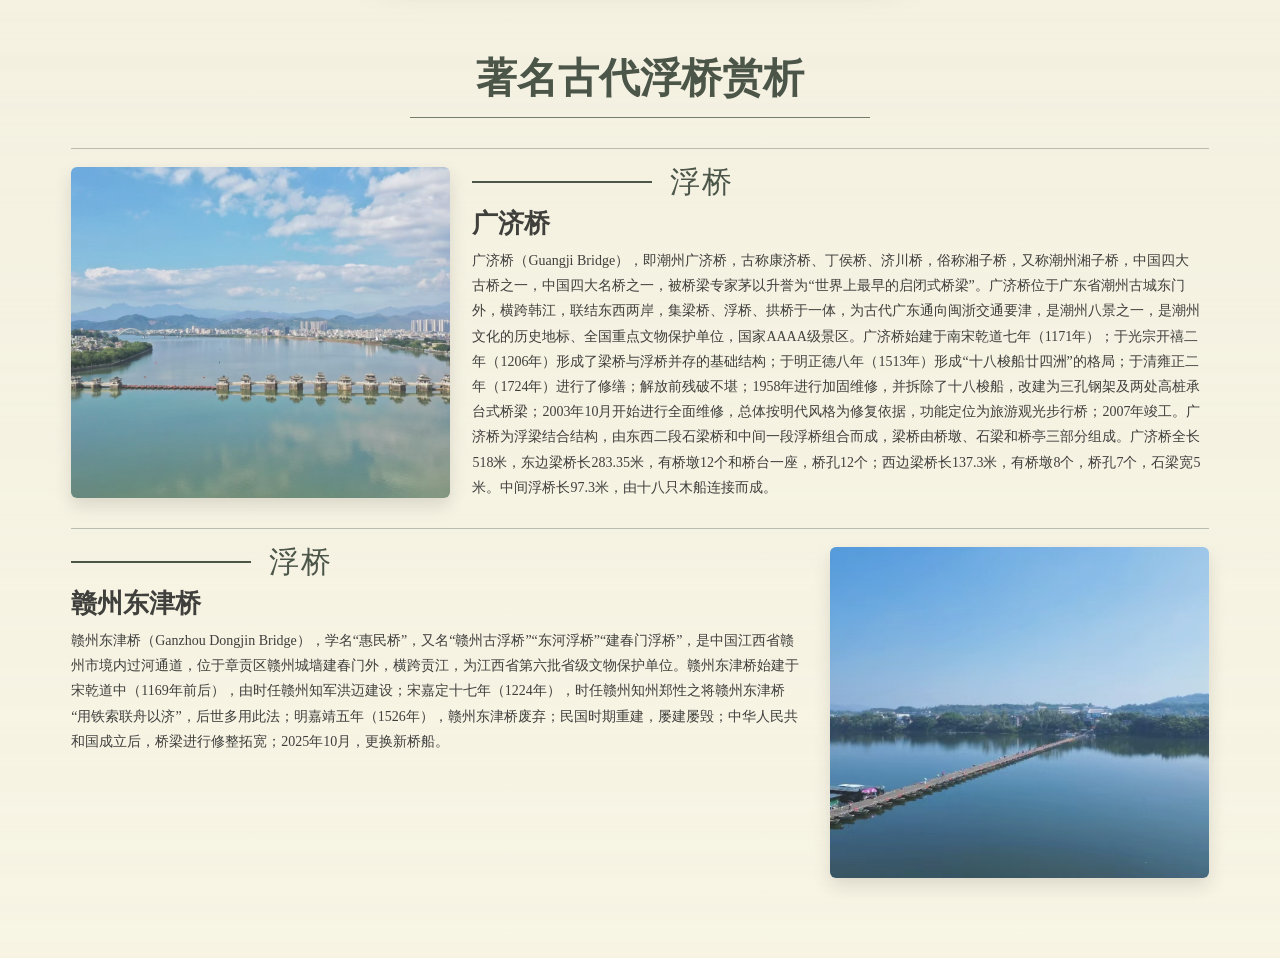
<file: bridge-platform/code/pontoonbridge/index.html>
<!doctype html>
<html lang="zh-CN">

<head>
  <meta charset="UTF-8" />
  <meta name="viewport" content="width=device-width, initial-scale=1.0" />
  <title>中国古桥可视化交互平台 - 浮桥</title>
  <link rel="stylesheet" href="./pontoonbridge.css" />
  <link rel="stylesheet" href="../common/bridge-carousel.css" />
</head>

<body>
  <main class="pontoonbridge-page">
    <div class="pontoonbridge-title-wrap" id="bridge-title" aria-hidden="true">
      <span class="char c1">浮</span>
      <span class="char c2">桥</span>
    </div>

    <section class="fog-panel" id="fog-panel" aria-label="浮桥内容覆盖面板">
      <div class="fog-panel-inner">
        <section class="pontoon-section pontoon-definition" aria-labelledby="pontoon-def-title">
          <h2 id="pontoon-def-title" class="pontoon-section-title">浮桥</h2>
          <div class="pontoon-section-divider" aria-hidden="true"></div>
          <p class="pontoon-section-text">
            浮桥，指用船或浮箱代替桥墩，浮在水面的桥梁。军队采用制式器材拼组的军用浮桥，则称舟桥。浮桥的历史记载以中国为早。《诗经·大雅·大明》记载：“亲迎于渭，造舟为梁”，记载周文王姬昌于公元前1184年在渭河架浮桥。在国外，波斯帝国居鲁士大帝于公元前537年在美索不达米亚修建过浮桥。
          </p>
        </section>

        <section class="pontoon-section bridge-carousel-section" aria-label="浮桥赏析图集轮播">
          <div
            class="bridge-carousel"
            data-bridge-carousel
            data-images='[["../../img/广济桥.jpg","广济桥"],["../../img/赣州东津桥.jpg","赣州东津桥"]]'
          >
            <button type="button" class="bridge-carousel-btn bridge-carousel-btn-prev" aria-label="上一张">
              <svg width="22" height="22" viewBox="0 0 24 24" fill="none" xmlns="http://www.w3.org/2000/svg" aria-hidden="true">
                <path d="M15 6l-6 6 6 6" stroke="currentColor" stroke-width="2.2" stroke-linecap="round" stroke-linejoin="round" />
              </svg>
            </button>
            <button type="button" class="bridge-carousel-btn bridge-carousel-btn-next" aria-label="下一张">
              <svg width="22" height="22" viewBox="0 0 24 24" fill="none" xmlns="http://www.w3.org/2000/svg" aria-hidden="true">
                <path d="M9 6l6 6-6 6" stroke="currentColor" stroke-width="2.2" stroke-linecap="round" stroke-linejoin="round" />
              </svg>
            </button>
            <div class="bridge-carousel-viewport">
              <div class="bridge-carousel-track">
                <figure class="bridge-carousel-slide is-prev"><img src="" alt="" decoding="async" /></figure>
                <figure class="bridge-carousel-slide is-active"><img src="" alt="" decoding="async" /></figure>
                <figure class="bridge-carousel-slide is-next"><img src="" alt="" decoding="async" /></figure>
              </div>
            </div>
          </div>
        </section>

        <section class="pontoon-section pontoon-famous" aria-labelledby="pontoon-famous-title">
          <h2 id="pontoon-famous-title" class="pontoon-section-title">著名古代浮桥赏析</h2>
          <div class="pontoon-section-divider" aria-hidden="true"></div>

          <article class="famous-item is-image-left">
            <figure class="famous-item-media">
              <img src="../../img/广济桥.jpg" alt="广济桥" loading="lazy" />
            </figure>
            <div class="famous-item-content">
              <div class="famous-item-headline" aria-hidden="true">
                <span class="line"></span>
                <span class="word">浮桥</span>
              </div>
              <h3 class="famous-item-title">广济桥</h3>
              <p class="famous-item-text">
                广济桥（Guangji
                Bridge），即潮州广济桥，古称康济桥、丁侯桥、济川桥，俗称湘子桥，又称潮州湘子桥，中国四大古桥之一，中国四大名桥之一，被桥梁专家茅以升誉为“世界上最早的启闭式桥梁”。广济桥位于广东省潮州古城东门外，横跨韩江，联结东西两岸，集梁桥、浮桥、拱桥于一体，为古代广东通向闽浙交通要津，是潮州八景之一，是潮州文化的历史地标、全国重点文物保护单位，国家AAAA级景区。广济桥始建于南宋乾道七年（1171年）；于光宗开禧二年（1206年）形成了梁桥与浮桥并存的基础结构；于明正德八年（1513年）形成“十八梭船廿四洲”的格局；于清雍正二年（1724年）进行了修缮；解放前残破不堪；1958年进行加固维修，并拆除了十八梭船，改建为三孔钢架及两处高桩承台式桥梁；2003年10月开始进行全面维修，总体按明代风格为修复依据，功能定位为旅游观光步行桥；2007年竣工。广济桥为浮梁结合结构，由东西二段石梁桥和中间一段浮桥组合而成，梁桥由桥墩、石梁和桥亭三部分组成。广济桥全长518米，东边梁桥长283.35米，有桥墩12个和桥台一座，桥孔12个；西边梁桥长137.3米，有桥墩8个，桥孔7个，石梁宽5米。中间浮桥长97.3米，由十八只木船连接而成。
              </p>
            </div>
          </article>

          <article class="famous-item is-image-right">
            <figure class="famous-item-media">
              <img src="../../img/赣州东津桥.jpg" alt="赣州东津桥" loading="lazy" />
            </figure>
            <div class="famous-item-content">
              <div class="famous-item-headline" aria-hidden="true">
                <span class="line"></span>
                <span class="word">浮桥</span>
              </div>
              <h3 class="famous-item-title">赣州东津桥</h3>
              <p class="famous-item-text">
                赣州东津桥（Ganzhou Dongjin
                Bridge），学名“惠民桥”，又名“赣州古浮桥”“东河浮桥”“建春门浮桥”，是中国江西省赣州市境内过河通道，位于章贡区赣州城墙建春门外，横跨贡江，为江西省第六批省级文物保护单位。赣州东津桥始建于宋乾道中（1169年前后），由时任赣州知军洪迈建设；宋嘉定十七年（1224年），时任赣州知州郑性之将赣州东津桥“用铁索联舟以济”，后世多用此法；明嘉靖五年（1526年），赣州东津桥废弃；民国时期重建，屡建屡毁；中华人民共和国成立后，桥梁进行修整拓宽；2025年10月，更换新桥船。
              </p>
            </div>
          </article>
        </section>
      </div>
    </section>
  </main>

  <script src="../common/bridge-carousel.js"></script>
  <script src="./pontoonbridge.js"></script>
</body>

</html>
</file>
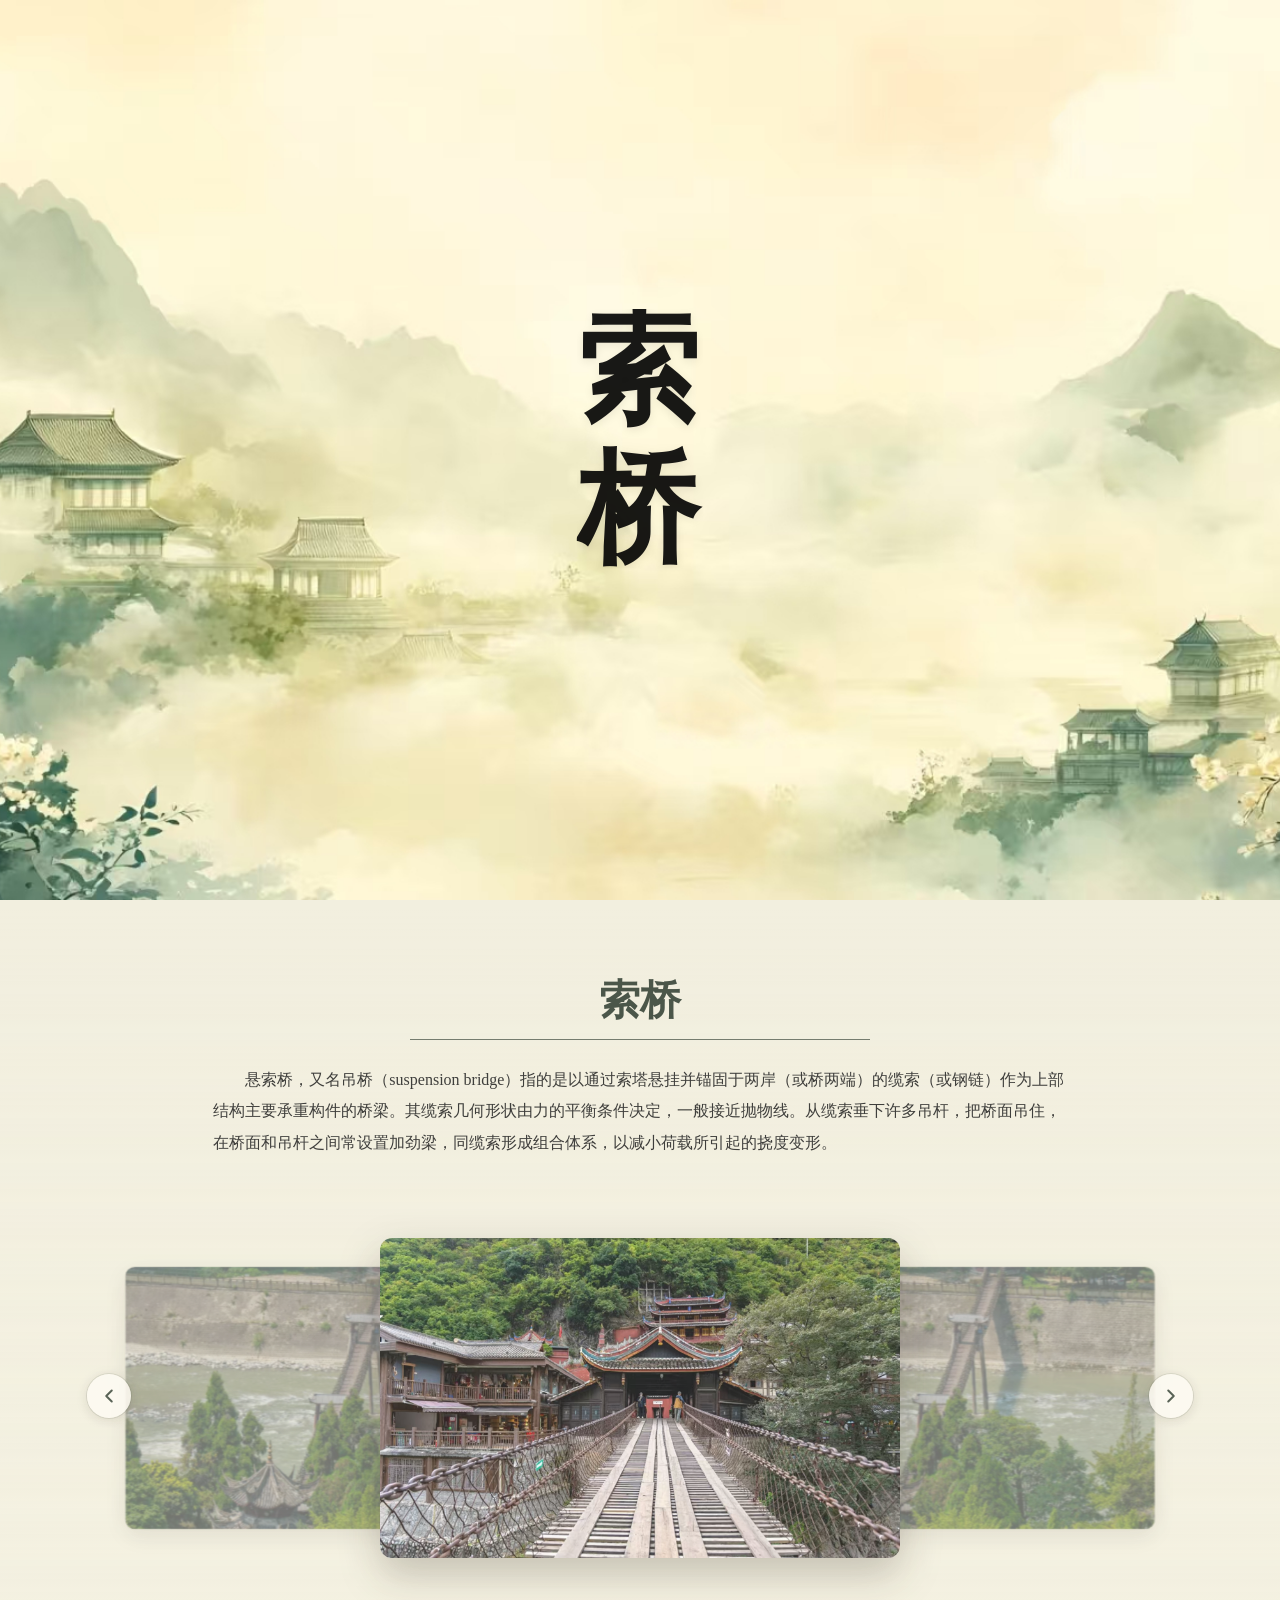
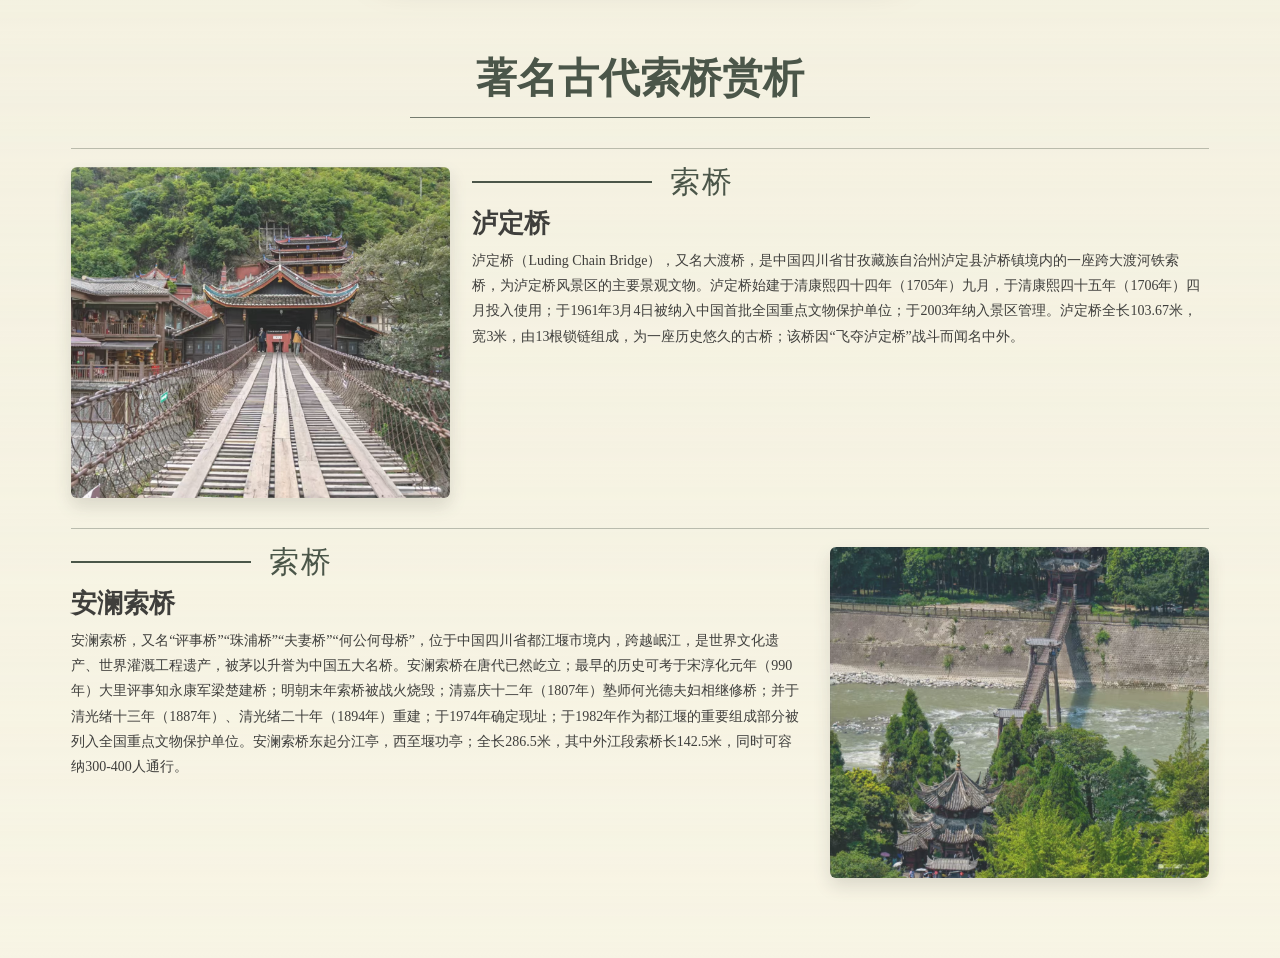
<file: bridge-platform/code/suspensionbridge/index.html>
<!doctype html>
<html lang="zh-CN">

<head>
  <meta charset="UTF-8" />
  <meta name="viewport" content="width=device-width, initial-scale=1.0" />
  <title>中国古桥可视化交互平台 - 索桥</title>
  <link rel="stylesheet" href="./suspensionbridge.css" />
  <link rel="stylesheet" href="../common/bridge-carousel.css" />
</head>

<body>
  <main class="suspensionbridge-page">
    <div class="suspensionbridge-title-wrap" id="bridge-title" aria-hidden="true">
      <span class="char c1">索</span>
      <span class="char c2">桥</span>
    </div>

    <section class="fog-panel" id="fog-panel" aria-label="索桥内容覆盖面板">
      <div class="fog-panel-inner">
        <section class="suspension-section suspension-definition" aria-labelledby="suspension-def-title">
          <h2 id="suspension-def-title" class="suspension-section-title">索桥</h2>
          <div class="suspension-section-divider" aria-hidden="true"></div>
          <p class="suspension-section-text">
            悬索桥，又名吊桥（suspension
            bridge）指的是以通过索塔悬挂并锚固于两岸（或桥两端）的缆索（或钢链）作为上部结构主要承重构件的桥梁。其缆索几何形状由力的平衡条件决定，一般接近抛物线。从缆索垂下许多吊杆，把桥面吊住，在桥面和吊杆之间常设置加劲梁，同缆索形成组合体系，以减小荷载所引起的挠度变形。
          </p>
        </section>

        <section class="suspension-section bridge-carousel-section" aria-label="索桥赏析图集轮播">
          <div
            class="bridge-carousel"
            data-bridge-carousel
            data-images='[["../../img/泸定桥.jpg","泸定桥"],["../../img/安澜索桥.jpg","安澜索桥"]]'
          >
            <button type="button" class="bridge-carousel-btn bridge-carousel-btn-prev" aria-label="上一张">
              <svg width="22" height="22" viewBox="0 0 24 24" fill="none" xmlns="http://www.w3.org/2000/svg" aria-hidden="true">
                <path d="M15 6l-6 6 6 6" stroke="currentColor" stroke-width="2.2" stroke-linecap="round" stroke-linejoin="round" />
              </svg>
            </button>
            <button type="button" class="bridge-carousel-btn bridge-carousel-btn-next" aria-label="下一张">
              <svg width="22" height="22" viewBox="0 0 24 24" fill="none" xmlns="http://www.w3.org/2000/svg" aria-hidden="true">
                <path d="M9 6l6 6-6 6" stroke="currentColor" stroke-width="2.2" stroke-linecap="round" stroke-linejoin="round" />
              </svg>
            </button>
            <div class="bridge-carousel-viewport">
              <div class="bridge-carousel-track">
                <figure class="bridge-carousel-slide is-prev"><img src="" alt="" decoding="async" /></figure>
                <figure class="bridge-carousel-slide is-active"><img src="" alt="" decoding="async" /></figure>
                <figure class="bridge-carousel-slide is-next"><img src="" alt="" decoding="async" /></figure>
              </div>
            </div>
          </div>
        </section>

        <section class="suspension-section suspension-famous" aria-labelledby="suspension-famous-title">
          <h2 id="suspension-famous-title" class="suspension-section-title">著名古代索桥赏析</h2>
          <div class="suspension-section-divider" aria-hidden="true"></div>

          <article class="famous-item is-image-left">
            <figure class="famous-item-media">
              <img src="../../img/泸定桥.jpg" alt="泸定桥" loading="lazy" />
            </figure>
            <div class="famous-item-content">
              <div class="famous-item-headline" aria-hidden="true">
                <span class="line"></span>
                <span class="word">索桥</span>
              </div>
              <h3 class="famous-item-title">泸定桥</h3>
              <p class="famous-item-text">
                泸定桥（Luding Chain
                Bridge），又名大渡桥，是中国四川省甘孜藏族自治州泸定县泸桥镇境内的一座跨大渡河铁索桥，为泸定桥风景区的主要景观文物。泸定桥始建于清康熙四十四年（1705年）九月，于清康熙四十五年（1706年）四月投入使用；于1961年3月4日被纳入中国首批全国重点文物保护单位；于2003年纳入景区管理。泸定桥全长103.67米，宽3米，由13根锁链组成，为一座历史悠久的古桥；该桥因“飞夺泸定桥”战斗而闻名中外。
              </p>
            </div>
          </article>

          <article class="famous-item is-image-right">
            <figure class="famous-item-media">
              <img src="../../img/安澜索桥.jpg" alt="安澜索桥" loading="lazy" />
            </figure>
            <div class="famous-item-content">
              <div class="famous-item-headline" aria-hidden="true">
                <span class="line"></span>
                <span class="word">索桥</span>
              </div>
              <h3 class="famous-item-title">安澜索桥</h3>
              <p class="famous-item-text">
                安澜索桥，又名“评事桥”“珠浦桥”“夫妻桥”“何公何母桥”，位于中国四川省都江堰市境内，跨越岷江，是世界文化遗产、世界灌溉工程遗产，被茅以升誉为中国五大名桥。安澜索桥在唐代已然屹立；最早的历史可考于宋淳化元年（990年）大里评事知永康军梁楚建桥；明朝末年索桥被战火烧毁；清嘉庆十二年（1807年）塾师何光德夫妇相继修桥；并于清光绪十三年（1887年）、清光绪二十年（1894年）重建；于1974年确定现址；于1982年作为都江堰的重要组成部分被列入全国重点文物保护单位。安澜索桥东起分江亭，西至堰功亭；全长286.5米，其中外江段索桥长142.5米，同时可容纳300-400人通行。
              </p>
            </div>
          </article>
        </section>
      </div>
    </section>
  </main>

  <script src="../common/bridge-carousel.js"></script>
  <script src="./suspensionbridge.js"></script>
</body>

</html>
</file>
<file: bridge-platform/code/archbridge/archbridge.css>
:root {
  --fog-color: #f8f5e5;
}

* {
  box-sizing: border-box;
}

html,
body {
  width: 100%;
  min-height: 100%;
  margin: 0;
}

body {
  overflow-x: hidden;
  font-family: "Noto Serif SC", "Source Han Serif SC", "Songti SC", "STSong", serif;
  background-color: #f2efdf;
  background-image: url("../../img/拱桥.jpg");
  background-size: cover;
  background-position: center;
  background-repeat: no-repeat;
  background-attachment: fixed;
}

.archbridge-page {
  position: relative;
  width: 100vw;
  min-height: 180vh;
  background: transparent;
}

.archbridge-title-wrap {
  position: fixed;
  left: 50%;
  top: 50%;
  transform: translate(-50%, -54%);
  z-index: 10;
  display: flex;
  flex-direction: column;
  align-items: center;
  gap: 18px;
  pointer-events: none;
  --wipe: 0%;
  -webkit-mask-image: linear-gradient(to top,
      transparent 0%,
      transparent var(--wipe),
      #000 calc(var(--wipe) + 1%),
      #000 100%);
  mask-image: linear-gradient(to top,
      transparent 0%,
      transparent var(--wipe),
      #000 calc(var(--wipe) + 1%),
      #000 100%);
}

.archbridge-title-wrap .char {
  position: relative;
  display: block;
  color: rgba(0, 0, 0, 0.9);
  font-size: clamp(72px, 9.5vw, 144px);
  line-height: 1;
  font-weight: 700;
  letter-spacing: 0.04em;
  text-shadow: 0 3px 10px rgba(0, 0, 0, 0.08);
}

.fog-panel {
  position: relative;
  z-index: 20;
  width: 100vw;
  min-height: 140vh;
  margin-top: 100vh;
  background: linear-gradient(to top, #f8f5e5 0%, transparent 100%);
  opacity: 0.85;
}

.fog-panel-inner {
  width: min(1200px, 92vw);
  margin: 0 auto;
  min-height: 140vh;
  padding: 28px 20px 80px;
}

.arch-section {
  width: min(66.666vw, 960px);
  margin: 48px auto 0;
}

.arch-section-title {
  margin: 0;
  text-align: center;
  color: #2d3a2f;
  font-size: clamp(28px, 3.2vw, 44px);
  font-weight: 700;
  line-height: 1.2;
}

.arch-section-divider {
  width: min(460px, 72%);
  height: 1px;
  margin: 14px auto 24px;
  background: #2d3a2f;
  opacity: 0.75;
}

.arch-section-text {
  margin: 0;
  color: #1f1f1f;
  font-size: clamp(16px, 1.2vw, 20px);
  line-height: 1.95;
  text-align: left;
  text-indent: 2em;
}

.arch-famous {
  width: min(100%, 1160px);
  margin-top: 68px;
}

.famous-item {
  width: 100%;
  height: 350px;
  display: flex;
  align-items: stretch;
  gap: 22px;
  margin-top: 30px;
  padding-top: 18px;
  border-top: 1px solid rgba(45, 58, 47, 0.35);
}

.famous-item-media {
  flex: 0 0 33.333%;
  margin: 0;
  height: 100%;
  overflow: hidden;
  border-radius: 6px;
  box-shadow: 0 8px 18px rgba(0, 0, 0, 0.14);
}

.famous-item-media img {
  width: 100%;
  height: 100%;
  object-fit: cover;
  display: block;
}

.famous-item-content {
  flex: 1 1 66.667%;
  min-width: 0;
  display: flex;
  flex-direction: column;
  align-items: flex-start;
}

.famous-item-headline {
  display: flex;
  align-items: center;
  gap: 18px;
  width: 100%;
  margin-bottom: 10px;
}

.famous-item-headline .line {
  display: inline-block;
  width: min(180px, 40%);
  height: 2px;
  background: #2d3a2f;
}

.famous-item-headline .word {
  color: #2d3a2f;
  font-family: "FZShuTi", "方正舒体", "STKaiti", "KaiTi", serif;
  font-size: 30px;
  line-height: 1;
  letter-spacing: 0.06em;
}

.famous-item-title {
  margin: 0 0 8px;
  color: #1f1f1f;
  font-size: clamp(24px, 2vw, 32px);
  line-height: 1.3;
  font-weight: 700;
  text-align: left;
}

.famous-item-text {
  margin: 0;
  color: #1f1f1f;
  font-size: clamp(14px, 1.04vw, 17px);
  line-height: 1.8;
  text-align: left;
  overflow-y: auto;
  padding-right: 8px;
}

.famous-item-text::-webkit-scrollbar {
  width: 6px;
}

.famous-item-text::-webkit-scrollbar-thumb {
  background: rgba(45, 58, 47, 0.35);
  border-radius: 4px;
}

.famous-item.is-image-right {
  flex-direction: row-reverse;
}

@media (max-width: 980px) {

  .famous-item,
  .famous-item.is-image-right {
    flex-direction: column;
    height: auto;
  }

  .famous-item-media {
    flex-basis: auto;
    height: 260px;
  }

  .famous-item-text {
    max-height: none;
    overflow: visible;
    padding-right: 0;
  }
}
</file>
<file: bridge-platform/code/common/bridge-carousel.css>
.bridge-carousel-section {
  width: min(100%, 1320px);
  margin: 48px auto 0;
}

.bridge-carousel {
  position: relative;
  --carousel-h: clamp(220px, 36vw, 360px);
  padding: 12px 0 8px;
}

.bridge-carousel-viewport {
  position: relative;
  height: var(--carousel-h);
  margin: 0 auto;
  max-width: 100%;
  overflow: visible;
  perspective: 1400px;
}

.bridge-carousel-track {
  position: relative;
  width: 100%;
  height: 100%;
  transform-style: preserve-3d;
}

.bridge-carousel-slide {
  position: absolute;
  left: 50%;
  top: 50%;
  width: min(50vw, 520px);
  max-width: 54%;
  margin: 0;
  border-radius: 12px;
  overflow: hidden;
  box-shadow: 0 8px 28px rgba(40, 30, 20, 0.18);
  transition:
    transform 0.5s cubic-bezier(0.4, 0, 0.2, 1),
    opacity 0.45s ease,
    filter 0.45s ease,
    z-index 0s linear 0.5s;
  transform: translate(-50%, -50%) translateX(0) scale(0.82);
  opacity: 0;
  z-index: 0;
  pointer-events: none;
  visibility: hidden;
}

.bridge-carousel-slide img {
  display: block;
  width: 100%;
  height: clamp(180px, 32vw, 320px);
  object-fit: cover;
  vertical-align: middle;
}

.bridge-carousel-slide.is-prev {
  transform: translate(-50%, -50%) translateX(-58%) scale(0.82);
  opacity: 0.62;
  filter: brightness(0.92);
  z-index: 2;
  visibility: visible;
}

.bridge-carousel-slide.is-active {
  transform: translate(-50%, -50%) translateX(0) scale(1);
  opacity: 1;
  filter: none;
  z-index: 4;
  pointer-events: auto;
  visibility: visible;
  box-shadow:
    0 16px 40px rgba(40, 30, 20, 0.28),
    0 0 0 1px rgba(255, 255, 255, 0.35) inset;
  transition:
    transform 0.5s cubic-bezier(0.4, 0, 0.2, 1),
    opacity 0.45s ease,
    filter 0.45s ease,
    z-index 0s;
}

.bridge-carousel-slide.is-next {
  transform: translate(-50%, -50%) translateX(58%) scale(0.82);
  opacity: 0.62;
  filter: brightness(0.92);
  z-index: 2;
  visibility: visible;
}

.bridge-carousel-slide.is-hidden {
  opacity: 0 !important;
  visibility: hidden !important;
  pointer-events: none !important;
  z-index: 0 !important;
  transform: translate(-50%, -50%) scale(0.5) !important;
}

.bridge-carousel-btn {
  position: absolute;
  top: 50%;
  z-index: 8;
  width: 44px;
  height: 44px;
  margin-top: -22px;
  padding: 0;
  border: none;
  border-radius: 50%;
  cursor: pointer;
  color: rgba(45, 58, 47, 0.92);
  background: rgba(255, 252, 245, 0.88);
  box-shadow:
    0 2px 12px rgba(40, 30, 20, 0.15),
    0 0 0 1px rgba(45, 58, 47, 0.12);
  display: flex;
  align-items: center;
  justify-content: center;
  transition:
    background 0.2s ease,
    transform 0.2s ease,
    box-shadow 0.2s ease;
}

.bridge-carousel-btn:hover {
  background: rgba(255, 255, 255, 0.96);
  transform: scale(1.06);
  box-shadow:
    0 4px 18px rgba(40, 30, 20, 0.2),
    0 0 0 1px rgba(45, 58, 47, 0.18);
}

.bridge-carousel-btn:focus-visible {
  outline: 2px solid rgba(74, 110, 90, 0.65);
  outline-offset: 2px;
}

.bridge-carousel-btn-prev {
  left: clamp(4px, 2vw, 16px);
}

.bridge-carousel-btn-next {
  right: clamp(4px, 2vw, 16px);
}

@media (max-width: 640px) {
  .bridge-carousel-slide.is-prev {
    transform: translate(-50%, -50%) translateX(-42%) scale(0.72);
    opacity: 0.45;
  }

  .bridge-carousel-slide.is-next {
    transform: translate(-50%, -50%) translateX(42%) scale(0.72);
    opacity: 0.45;
  }

  .bridge-carousel-slide {
    width: min(78vw, 380px);
    max-width: 88%;
  }
}
</file>
<file: bridge-platform/code/beambridge/beambridge.css>
:root {
  --fog-color: #f8f5e5;
}

* {
  box-sizing: border-box;
}

html,
body {
  width: 100%;
  min-height: 100%;
  margin: 0;
}

body {
  overflow-x: hidden;
  font-family: "Noto Serif SC", "Source Han Serif SC", "Songti SC", "STSong", serif;
  background-color: #f2efdf;
  background-image: url("../../img/梁桥.jpg");
  background-size: cover;
  background-position: center;
  background-repeat: no-repeat;
  background-attachment: fixed;
}

body::before {
  content: "";
  position: fixed;
  inset: 0;
  z-index: 1;
  pointer-events: none;
  background:
    radial-gradient(120% 80% at 50% 20%,
      rgba(248, 245, 229, 0.78) 0%,
      rgba(248, 245, 229, 0.18) 55%,
      rgba(248, 245, 229, 0.02) 100%),
    linear-gradient(180deg,
      rgba(248, 245, 229, 0.46) 0%,
      rgba(248, 245, 229, 0.08) 100%);
  opacity: var(--bg-fog-opacity, 0.9);
  transition: opacity 120ms linear;
}

.beambridge-page {
  position: relative;
  width: 100vw;
  min-height: 180vh;
  background: transparent;
}

.beambridge-title-wrap {
  position: fixed;
  left: 50%;
  top: 50%;
  transform: translate(-50%, -54%);
  z-index: 10;
  display: flex;
  flex-direction: column;
  align-items: center;
  gap: 18px;
  pointer-events: none;
  --wipe: 0%;
  -webkit-mask-image: linear-gradient(to top,
      transparent 0%,
      transparent var(--wipe),
      #000 calc(var(--wipe) + 1%),
      #000 100%);
  mask-image: linear-gradient(to top,
      transparent 0%,
      transparent var(--wipe),
      #000 calc(var(--wipe) + 1%),
      #000 100%);
}

.beambridge-title-wrap .char {
  position: relative;
  display: block;
  color: rgba(0, 0, 0, 0.9);
  font-size: clamp(72px, 9.5vw, 144px);
  line-height: 1;
  font-weight: 700;
  letter-spacing: 0.04em;
  text-shadow: 0 3px 10px rgba(0, 0, 0, 0.08);
}

.fog-panel {
  position: relative;
  z-index: 20;
  width: 100vw;
  min-height: 140vh;
  margin-top: 100vh;
  background: linear-gradient(to top, #f8f5e5 0%, transparent 100%);
  opacity: 0.85;
}

.fog-panel-inner {
  width: min(1200px, 92vw);
  margin: 0 auto;
  min-height: 140vh;
  padding: 28px 20px 80px;
}

.beam-section {
  width: min(66.666vw, 960px);
  margin: 48px auto 0;
}

.beam-section-title {
  margin: 0;
  text-align: center;
  color: #2d3a2f;
  font-size: clamp(28px, 3.2vw, 44px);
  font-weight: 700;
  line-height: 1.2;
}

.beam-section-divider {
  width: min(460px, 72%);
  height: 1px;
  margin: 14px auto 24px;
  background: #2d3a2f;
  opacity: 0.75;
}

.beam-section-text {
  margin: 0;
  color: #1f1f1f;
  font-size: clamp(16px, 1.2vw, 20px);
  line-height: 1.95;
  text-align: left;
  text-indent: 2em;
}

.beam-famous {
  width: min(100%, 1160px);
  margin-top: 68px;
}

.famous-item {
  width: 100%;
  height: 350px;
  display: flex;
  align-items: stretch;
  gap: 22px;
  margin-top: 30px;
  padding-top: 18px;
  border-top: 1px solid rgba(45, 58, 47, 0.35);
}

.famous-item-media {
  flex: 0 0 33.333%;
  margin: 0;
  height: 100%;
  overflow: hidden;
  border-radius: 6px;
  box-shadow: 0 8px 18px rgba(0, 0, 0, 0.14);
}

.famous-item-media img {
  width: 100%;
  height: 100%;
  object-fit: cover;
  display: block;
}

.famous-item-content {
  flex: 1 1 66.667%;
  min-width: 0;
  display: flex;
  flex-direction: column;
  align-items: flex-start;
}

.famous-item-headline {
  display: flex;
  align-items: center;
  gap: 18px;
  width: 100%;
  margin-bottom: 10px;
}

.famous-item-headline .line {
  display: inline-block;
  width: min(180px, 40%);
  height: 2px;
  background: #2d3a2f;
}

.famous-item-headline .word {
  color: #2d3a2f;
  font-family: "FZShuTi", "方正舒体", "STKaiti", "KaiTi", serif;
  font-size: 30px;
  line-height: 1;
  letter-spacing: 0.06em;
}

.famous-item-title {
  margin: 0 0 8px;
  color: #1f1f1f;
  font-size: clamp(24px, 2vw, 32px);
  line-height: 1.3;
  font-weight: 700;
  text-align: left;
}

.famous-item-text {
  margin: 0;
  color: #1f1f1f;
  font-size: clamp(14px, 1.04vw, 17px);
  line-height: 1.8;
  text-align: left;
  overflow-y: auto;
  padding-right: 8px;
}

.famous-item-text::-webkit-scrollbar {
  width: 4px;
}

.famous-item-text::-webkit-scrollbar-thumb {
  background: rgba(45, 58, 47, 0.18);
  border-radius: 4px;
}

.famous-item-text::-webkit-scrollbar-track {
  background: transparent;
}

.famous-item-text:hover::-webkit-scrollbar-thumb {
  background: rgba(45, 58, 47, 0.28);
}

.famous-item.is-image-right {
  flex-direction: row-reverse;
}

@media (max-width: 980px) {

  .famous-item,
  .famous-item.is-image-right {
    flex-direction: column;
    height: auto;
  }

  .famous-item-media {
    flex-basis: auto;
    height: 260px;
  }

  .famous-item-text {
    max-height: none;
    overflow: visible;
    padding-right: 0;
  }
}
</file>
<file: bridge-platform/code/loungebridge/loungebridge.css>
:root {
  --fog-color: #f8f5e5;
}

* {
  box-sizing: border-box;
}

html,
body {
  width: 100%;
  min-height: 100%;
  margin: 0;
}

body {
  overflow-x: hidden;
  font-family: "Noto Serif SC", "Source Han Serif SC", "Songti SC", "STSong", serif;
  background-color: #f2efdf;
  background-image: url("../../img/拱桥.jpg");
  background-size: cover;
  background-position: center;
  background-repeat: no-repeat;
  background-attachment: fixed;
}

.loungebridge-page {
  position: relative;
  width: 100vw;
  min-height: 180vh;
  background: transparent;
}

.loungebridge-title-wrap {
  position: fixed;
  left: 50%;
  top: 50%;
  transform: translate(-50%, -54%);
  z-index: 10;
  display: flex;
  flex-direction: column;
  align-items: center;
  gap: 18px;
  pointer-events: none;
  --wipe: 0%;
  -webkit-mask-image: linear-gradient(to top,
      transparent 0%,
      transparent var(--wipe),
      #000 calc(var(--wipe) + 1%),
      #000 100%);
  mask-image: linear-gradient(to top,
      transparent 0%,
      transparent var(--wipe),
      #000 calc(var(--wipe) + 1%),
      #000 100%);
}

.loungebridge-title-wrap .char {
  position: relative;
  display: block;
  color: rgba(0, 0, 0, 0.9);
  font-size: clamp(72px, 9.5vw, 144px);
  line-height: 1;
  font-weight: 700;
  letter-spacing: 0.04em;
  text-shadow: 0 3px 10px rgba(0, 0, 0, 0.08);
}

.fog-panel {
  position: relative;
  z-index: 20;
  width: 100vw;
  min-height: 140vh;
  margin-top: 100vh;
  background: linear-gradient(to top, #f8f5e5 0%, transparent 100%);
  opacity: 0.85;
}

.fog-panel-inner {
  width: min(1200px, 92vw);
  margin: 0 auto;
  min-height: 140vh;
  padding: 28px 20px 80px;
}

.lounge-section {
  width: min(66.666vw, 960px);
  margin: 48px auto 0;
}

.lounge-section-title {
  margin: 0;
  text-align: center;
  color: #2d3a2f;
  font-size: clamp(28px, 3.2vw, 44px);
  font-weight: 700;
  line-height: 1.2;
}

.lounge-section-divider {
  width: min(460px, 72%);
  height: 1px;
  margin: 14px auto 24px;
  background: #2d3a2f;
  opacity: 0.75;
}

.lounge-section-text {
  margin: 0;
  color: #1f1f1f;
  font-size: clamp(16px, 1.2vw, 20px);
  line-height: 1.95;
  text-align: left;
  text-indent: 2em;
}

.lounge-famous {
  width: min(100%, 1160px);
  margin-top: 68px;
}

.famous-item {
  width: 100%;
  height: 350px;
  display: flex;
  align-items: stretch;
  gap: 22px;
  margin-top: 30px;
  padding-top: 18px;
  border-top: 1px solid rgba(45, 58, 47, 0.35);
}

.famous-item-media {
  flex: 0 0 33.333%;
  margin: 0;
  height: 100%;
  overflow: hidden;
  border-radius: 6px;
  box-shadow: 0 8px 18px rgba(0, 0, 0, 0.14);
}

.famous-item-media img {
  width: 100%;
  height: 100%;
  object-fit: cover;
  display: block;
}

.famous-item-content {
  flex: 1 1 66.667%;
  min-width: 0;
  display: flex;
  flex-direction: column;
  align-items: flex-start;
}

.famous-item-headline {
  display: flex;
  align-items: center;
  gap: 18px;
  width: 100%;
  margin-bottom: 10px;
}

.famous-item-headline .line {
  display: inline-block;
  width: min(180px, 40%);
  height: 2px;
  background: #2d3a2f;
}

.famous-item-headline .word {
  color: #2d3a2f;
  font-family: "FZShuTi", "方正舒体", "STKaiti", "KaiTi", serif;
  font-size: 30px;
  line-height: 1;
  letter-spacing: 0.06em;
}

.famous-item-title {
  margin: 0 0 8px;
  color: #1f1f1f;
  font-size: clamp(24px, 2vw, 32px);
  line-height: 1.3;
  font-weight: 700;
  text-align: left;
}

.famous-item-text {
  margin: 0;
  color: #1f1f1f;
  font-size: clamp(14px, 1.04vw, 17px);
  line-height: 1.8;
  text-align: left;
  overflow-y: auto;
  padding-right: 8px;
}

.famous-item-text::-webkit-scrollbar {
  width: 6px;
}

.famous-item-text::-webkit-scrollbar-thumb {
  background: rgba(45, 58, 47, 0.35);
  border-radius: 4px;
}

.famous-item.is-image-right {
  flex-direction: row-reverse;
}

@media (max-width: 980px) {

  .famous-item,
  .famous-item.is-image-right {
    flex-direction: column;
    height: auto;
  }

  .famous-item-media {
    flex-basis: auto;
    height: 260px;
  }

  .famous-item-text {
    max-height: none;
    overflow: visible;
    padding-right: 0;
  }
}
</file>
<file: bridge-platform/code/pontoonbridge/pontoonbridge.css>
:root {
  --fog-color: #f8f5e5;
}

* {
  box-sizing: border-box;
}

html,
body {
  width: 100%;
  min-height: 100%;
  margin: 0;
}

body {
  overflow-x: hidden;
  font-family: "Noto Serif SC", "Source Han Serif SC", "Songti SC", "STSong", serif;
  background-color: #f2efdf;
  background-image: url("../../img/拱桥.jpg");
  background-size: cover;
  background-position: center;
  background-repeat: no-repeat;
  background-attachment: fixed;
}

.pontoonbridge-page {
  position: relative;
  width: 100vw;
  min-height: 180vh;
  background: transparent;
}

.pontoonbridge-title-wrap {
  position: fixed;
  left: 50%;
  top: 50%;
  transform: translate(-50%, -54%);
  z-index: 10;
  display: flex;
  flex-direction: column;
  align-items: center;
  gap: 18px;
  pointer-events: none;
  --wipe: 0%;
  -webkit-mask-image: linear-gradient(to top,
      transparent 0%,
      transparent var(--wipe),
      #000 calc(var(--wipe) + 1%),
      #000 100%);
  mask-image: linear-gradient(to top,
      transparent 0%,
      transparent var(--wipe),
      #000 calc(var(--wipe) + 1%),
      #000 100%);
}

.pontoonbridge-title-wrap .char {
  position: relative;
  display: block;
  color: rgba(0, 0, 0, 0.9);
  font-size: clamp(72px, 9.5vw, 144px);
  line-height: 1;
  font-weight: 700;
  letter-spacing: 0.04em;
  text-shadow: 0 3px 10px rgba(0, 0, 0, 0.08);
}

.fog-panel {
  position: relative;
  z-index: 20;
  width: 100vw;
  min-height: 140vh;
  margin-top: 100vh;
  background: linear-gradient(to top, #f8f5e5 0%, transparent 100%);
  opacity: 0.85;
}

.fog-panel-inner {
  width: min(1200px, 92vw);
  margin: 0 auto;
  min-height: 140vh;
  padding: 28px 20px 80px;
}

.pontoon-section {
  width: min(66.666vw, 960px);
  margin: 48px auto 0;
}

.pontoon-section-title {
  margin: 0;
  text-align: center;
  color: #2d3a2f;
  font-size: clamp(28px, 3.2vw, 44px);
  font-weight: 700;
  line-height: 1.2;
}

.pontoon-section-divider {
  width: min(460px, 72%);
  height: 1px;
  margin: 14px auto 24px;
  background: #2d3a2f;
  opacity: 0.75;
}

.pontoon-section-text {
  margin: 0;
  color: #1f1f1f;
  font-size: clamp(16px, 1.2vw, 20px);
  line-height: 1.95;
  text-align: left;
  text-indent: 2em;
}

.pontoon-famous {
  width: min(100%, 1160px);
  margin-top: 68px;
}

.famous-item {
  width: 100%;
  height: 350px;
  display: flex;
  align-items: stretch;
  gap: 22px;
  margin-top: 30px;
  padding-top: 18px;
  border-top: 1px solid rgba(45, 58, 47, 0.35);
}

.famous-item-media {
  flex: 0 0 33.333%;
  margin: 0;
  height: 100%;
  overflow: hidden;
  border-radius: 6px;
  box-shadow: 0 8px 18px rgba(0, 0, 0, 0.14);
}

.famous-item-media img {
  width: 100%;
  height: 100%;
  object-fit: cover;
  display: block;
}

.famous-item-content {
  flex: 1 1 66.667%;
  min-width: 0;
  display: flex;
  flex-direction: column;
  align-items: flex-start;
}

.famous-item-headline {
  display: flex;
  align-items: center;
  gap: 18px;
  width: 100%;
  margin-bottom: 10px;
}

.famous-item-headline .line {
  display: inline-block;
  width: min(180px, 40%);
  height: 2px;
  background: #2d3a2f;
}

.famous-item-headline .word {
  color: #2d3a2f;
  font-family: "FZShuTi", "方正舒体", "STKaiti", "KaiTi", serif;
  font-size: 30px;
  line-height: 1;
  letter-spacing: 0.06em;
}

.famous-item-title {
  margin: 0 0 8px;
  color: #1f1f1f;
  font-size: clamp(24px, 2vw, 32px);
  line-height: 1.3;
  font-weight: 700;
  text-align: left;
}

.famous-item-text {
  margin: 0;
  color: #1f1f1f;
  font-size: clamp(14px, 1.04vw, 17px);
  line-height: 1.8;
  text-align: left;
  overflow-y: auto;
  padding-right: 8px;
}

.famous-item-text::-webkit-scrollbar {
  width: 6px;
}

.famous-item-text::-webkit-scrollbar-thumb {
  background: rgba(45, 58, 47, 0.35);
  border-radius: 4px;
}

.famous-item.is-image-right {
  flex-direction: row-reverse;
}

@media (max-width: 980px) {

  .famous-item,
  .famous-item.is-image-right {
    flex-direction: column;
    height: auto;
  }

  .famous-item-media {
    flex-basis: auto;
    height: 260px;
  }

  .famous-item-text {
    max-height: none;
    overflow: visible;
    padding-right: 0;
  }
}
</file>
<file: bridge-platform/code/suspensionbridge/suspensionbridge.css>
:root {
  --fog-color: #f8f5e5;
}

* {
  box-sizing: border-box;
}

html,
body {
  width: 100%;
  min-height: 100%;
  margin: 0;
}

body {
  overflow-x: hidden;
  font-family: "Noto Serif SC", "Source Han Serif SC", "Songti SC", "STSong", serif;
  background-color: #f2efdf;
  background-image: url("../../img/拱桥.jpg");
  background-size: cover;
  background-position: center;
  background-repeat: no-repeat;
  background-attachment: fixed;
}

.suspensionbridge-page {
  position: relative;
  width: 100vw;
  min-height: 180vh;
  background: transparent;
}

.suspensionbridge-title-wrap {
  position: fixed;
  left: 50%;
  top: 50%;
  transform: translate(-50%, -54%);
  z-index: 10;
  display: flex;
  flex-direction: column;
  align-items: center;
  gap: 18px;
  pointer-events: none;
  --wipe: 0%;
  -webkit-mask-image: linear-gradient(to top,
      transparent 0%,
      transparent var(--wipe),
      #000 calc(var(--wipe) + 1%),
      #000 100%);
  mask-image: linear-gradient(to top,
      transparent 0%,
      transparent var(--wipe),
      #000 calc(var(--wipe) + 1%),
      #000 100%);
}

.suspensionbridge-title-wrap .char {
  position: relative;
  display: block;
  color: rgba(0, 0, 0, 0.9);
  font-size: clamp(72px, 9.5vw, 144px);
  line-height: 1;
  font-weight: 700;
  letter-spacing: 0.04em;
  text-shadow: 0 3px 10px rgba(0, 0, 0, 0.08);
}

.fog-panel {
  position: relative;
  z-index: 20;
  width: 100vw;
  min-height: 140vh;
  margin-top: 100vh;
  background: linear-gradient(to top, #f8f5e5 0%, transparent 100%);
  opacity: 0.85;
}

.fog-panel-inner {
  width: min(1200px, 92vw);
  margin: 0 auto;
  min-height: 140vh;
  padding: 28px 20px 80px;
}

.suspension-section {
  width: min(66.666vw, 960px);
  margin: 48px auto 0;
}

.suspension-section-title {
  margin: 0;
  text-align: center;
  color: #2d3a2f;
  font-size: clamp(28px, 3.2vw, 44px);
  font-weight: 700;
  line-height: 1.2;
}

.suspension-section-divider {
  width: min(460px, 72%);
  height: 1px;
  margin: 14px auto 24px;
  background: #2d3a2f;
  opacity: 0.75;
}

.suspension-section-text {
  margin: 0;
  color: #1f1f1f;
  font-size: clamp(16px, 1.2vw, 20px);
  line-height: 1.95;
  text-align: left;
  text-indent: 2em;
}

.suspension-famous {
  width: min(100%, 1160px);
  margin-top: 68px;
}

.famous-item {
  width: 100%;
  height: 350px;
  display: flex;
  align-items: stretch;
  gap: 22px;
  margin-top: 30px;
  padding-top: 18px;
  border-top: 1px solid rgba(45, 58, 47, 0.35);
}

.famous-item-media {
  flex: 0 0 33.333%;
  margin: 0;
  height: 100%;
  overflow: hidden;
  border-radius: 6px;
  box-shadow: 0 8px 18px rgba(0, 0, 0, 0.14);
}

.famous-item-media img {
  width: 100%;
  height: 100%;
  object-fit: cover;
  display: block;
}

.famous-item-content {
  flex: 1 1 66.667%;
  min-width: 0;
  display: flex;
  flex-direction: column;
  align-items: flex-start;
}

.famous-item-headline {
  display: flex;
  align-items: center;
  gap: 18px;
  width: 100%;
  margin-bottom: 10px;
}

.famous-item-headline .line {
  display: inline-block;
  width: min(180px, 40%);
  height: 2px;
  background: #2d3a2f;
}

.famous-item-headline .word {
  color: #2d3a2f;
  font-family: "FZShuTi", "方正舒体", "STKaiti", "KaiTi", serif;
  font-size: 30px;
  line-height: 1;
  letter-spacing: 0.06em;
}

.famous-item-title {
  margin: 0 0 8px;
  color: #1f1f1f;
  font-size: clamp(24px, 2vw, 32px);
  line-height: 1.3;
  font-weight: 700;
  text-align: left;
}

.famous-item-text {
  margin: 0;
  color: #1f1f1f;
  font-size: clamp(14px, 1.04vw, 17px);
  line-height: 1.8;
  text-align: left;
  overflow-y: auto;
  padding-right: 8px;
}

.famous-item-text::-webkit-scrollbar {
  width: 6px;
}

.famous-item-text::-webkit-scrollbar-thumb {
  background: rgba(45, 58, 47, 0.35);
  border-radius: 4px;
}

.famous-item.is-image-right {
  flex-direction: row-reverse;
}

@media (max-width: 980px) {

  .famous-item,
  .famous-item.is-image-right {
    flex-direction: column;
    height: auto;
  }

  .famous-item-media {
    flex-basis: auto;
    height: 260px;
  }

  .famous-item-text {
    max-height: none;
    overflow: visible;
    padding-right: 0;
  }
}
</file>
